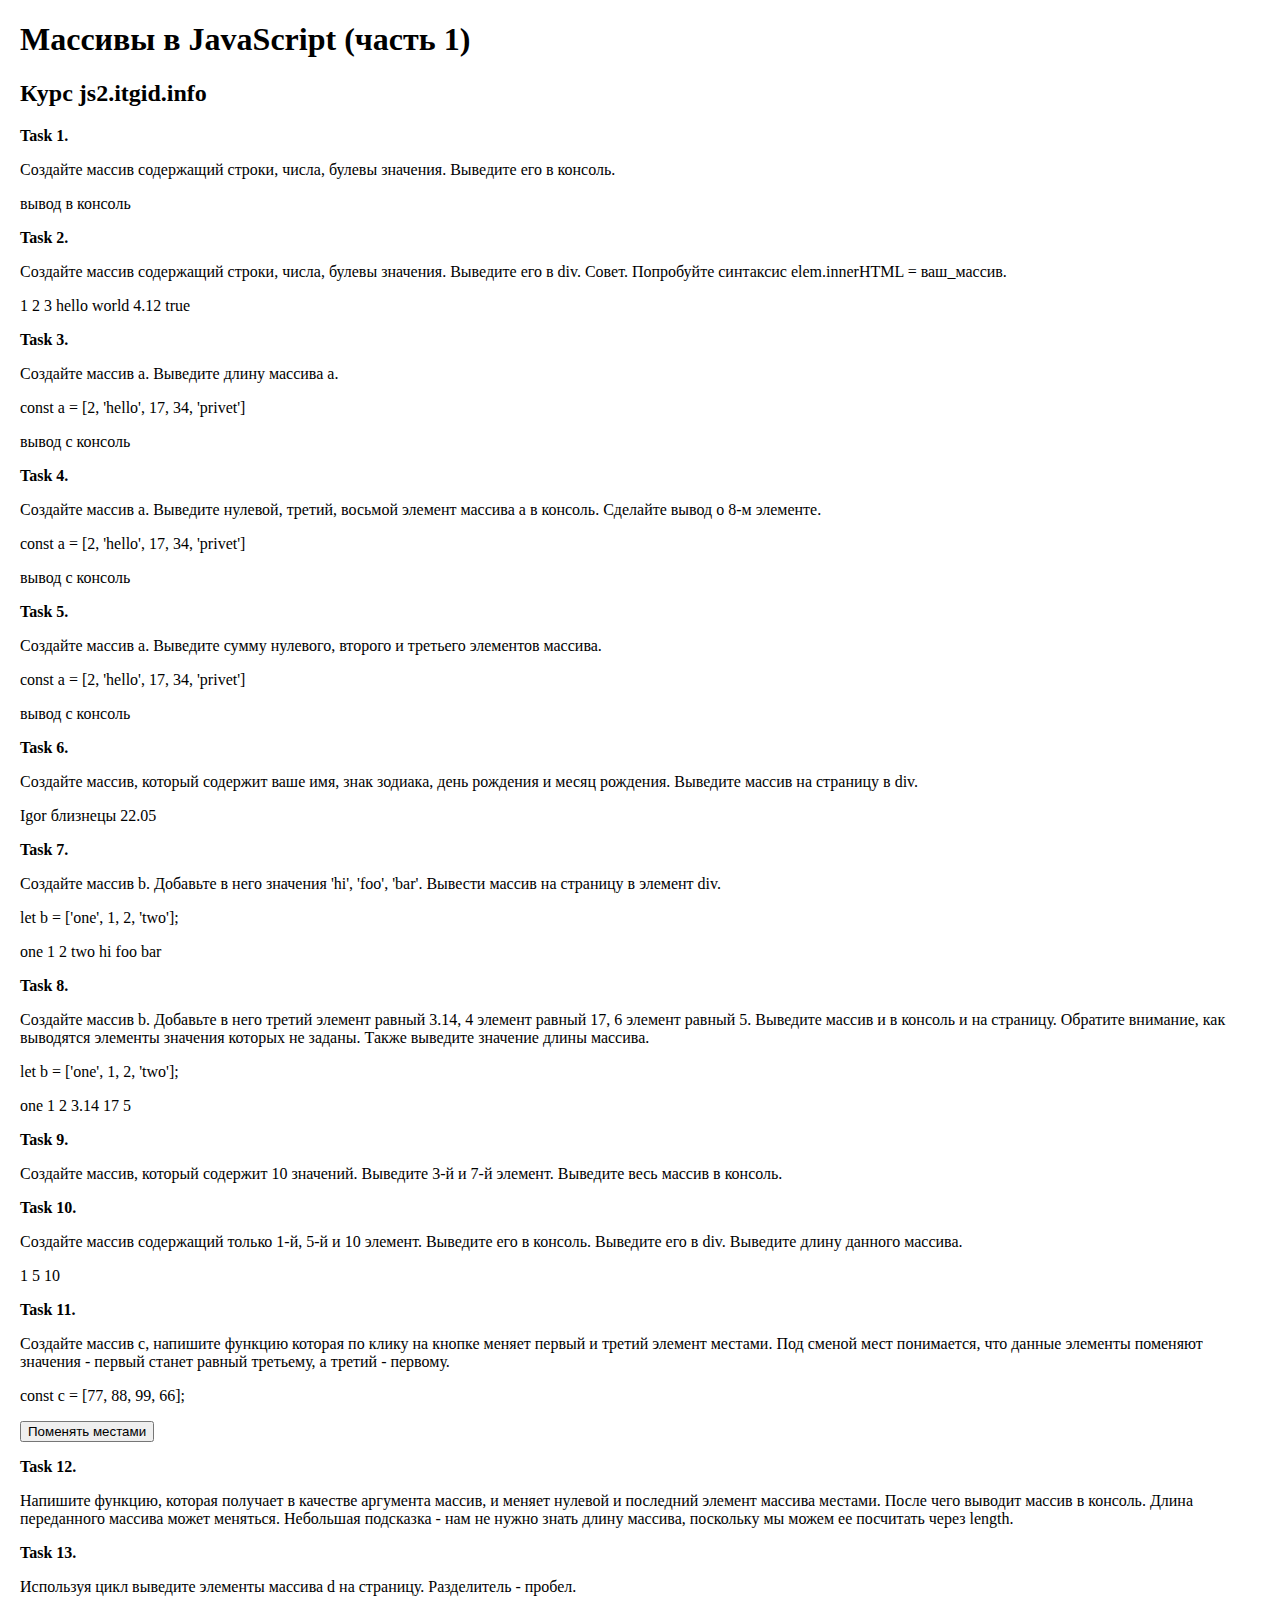
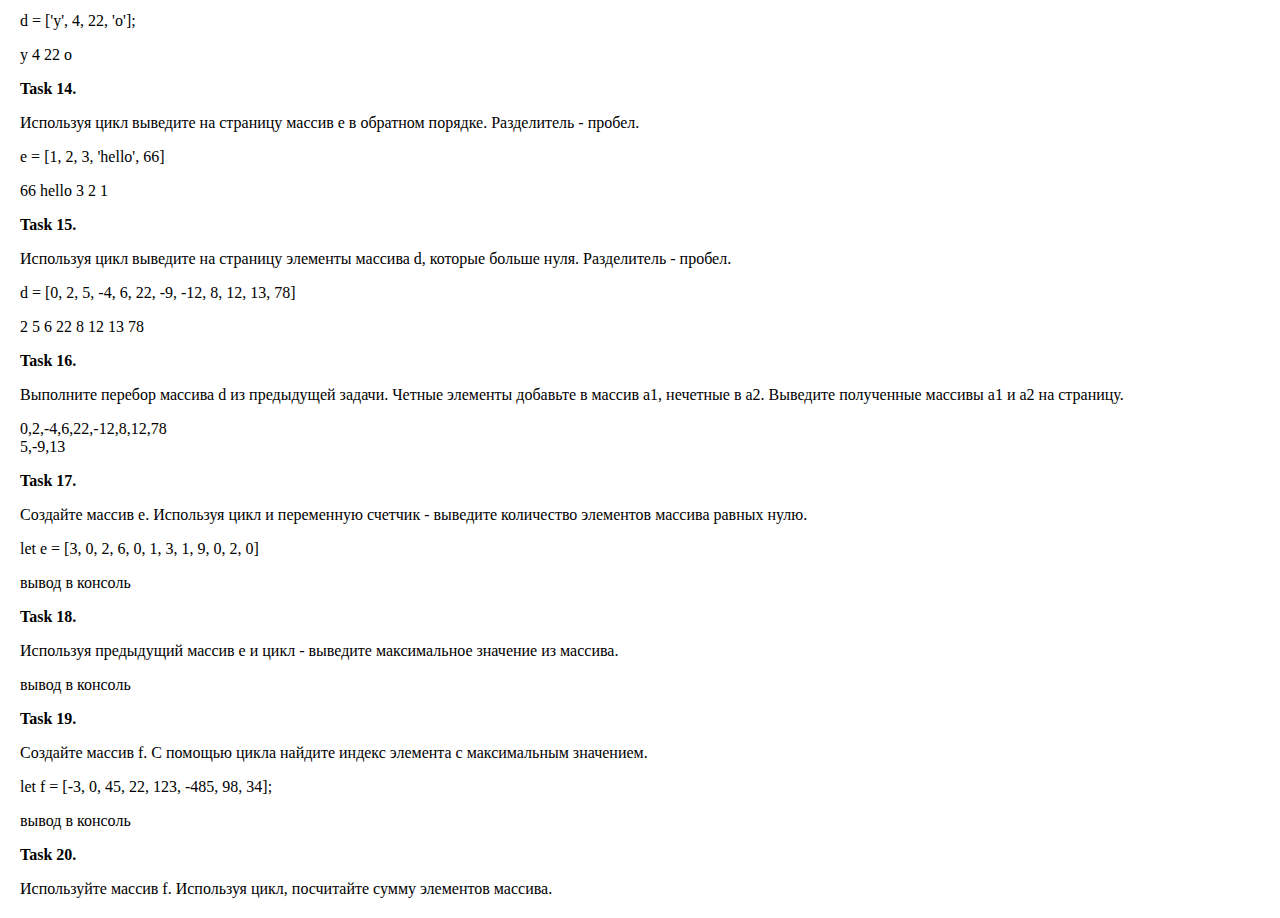
<file: UNIT 10 . МАССИВЫ В JAVASCRIPT/Unit 10/index.html>
<!DOCTYPE html>
<html lang="ru">

<head>
    <meta charset="UTF-8">
    <meta name="viewport" content="width=device-width, initial-scale=1.0">
    <meta http-equiv="X-UA-Compatible" content="ie=edge">
    <link rel="stylesheet" href="style.css">
    <title>Document</title>
</head>

<body>

    <div class="container">
        <h1>Массивы в JavaScript (часть 1)</h1>
        <h2>Курс js2.itgid.info</h2>
    </div>

    <section>
        <p><b>Task 1.</b></p>
        <p>Создайте массив содержащий строки, числа, булевы значения. Выведите его в консоль.</p>
        <p>вывод в консоль</p>
    </section>

    <section>
        <p><b>Task 2.</b></p>
        <p>Создайте массив содержащий строки, числа, булевы значения. Выведите его в div. Совет. Попробуйте синтаксиc
            elem.innerHTML = ваш_массив.</p>

        <div class="out"></div>
    </section>

    <section>
        <p><b>Task 3.</b></p>
        <p>Создайте массив a. Выведите длину массива a.</p>
        <P>const a = [2, 'hello', 17, 34, 'privet']</P>
        <p>вывод с консоль</p>
    </section>

    <section>
        <p><b>Task 4.</b></p>
        <p>Создайте массив a. Выведите нулевой, третий, восьмой элемент массива a в консоль. Сделайте вывод о 8-м
            элементе.</p>
        <P>const a = [2, 'hello', 17, 34, 'privet']</P>
        <p>вывод с консоль</p>
    </section>

    <section>
        <p><b>Task 5.</b></p>
        <p>Создайте массив a. Выведите сумму нулевого, второго и третьего элементов массива.</p>
        <P>const a = [2, 'hello', 17, 34, 'privet']</P>
        <p>вывод с консоль</p>
    </section>

    <section>
        <p><b>Task 6.</b></p>
        <p>Создайте массив, который содержит ваше имя, знак зодиака, день рождения и месяц рождения. Выведите массив на
            страницу в div.</p>
        <div class="out2"></div>
    </section>

    <section>
        <p><b>Task 7.</b></p>
        <p>Создайте массив b. Добавьте в него значения 'hi', 'foo', 'bar'. Вывести массив на страницу в элемент div.</p>
        <p>let b = ['one', 1, 2, 'two'];</p>
        <div class="out3"></div>
    </section>

    <section>
        <p><b>Task 8.</b></p>
        <p>Создайте массив b. Добавьте в него третий элемент равный 3.14, 4 элемент равный 17, 6 элемент равный 5.
            Выведите массив и в консоль и на страницу. Обратите внимание, как выводятся элементы значения которых не
            заданы. Также выведите значение длины массива.</p>
        <p>let b = ['one', 1, 2, 'two'];</p>
        <div class="out4"></div>
    </section>

    <section>
        <p><b>Task 9.</b></p>
        <p>Создайте массив, который содержит 10 значений. Выведите 3-й и 7-й элемент. Выведите весь массив в консоль.
        </p>
    </section>

    <section>
        <p><b>Task 10.</b></p>
        <p>Создайте массив содержащий только 1-й, 5-й и 10 элемент. Выведите его в консоль. Выведите его в div. Выведите
            длину данного массива.</p>

        <div class="out5"></div>
    </section>

    <section>
        <p><b>Task 11.</b></p>
        <p>Создайте массив с, напишите функцию которая по клику на кнопке меняет первый и третий элемент местами. Под
            сменой мест понимается, что данные элементы поменяют значения - первый станет равный третьему, а третий -
            первому.</p>
        <p>const c = [77, 88, 99, 66];</p>

        <button class="btn">Поменять местами</button>
        <div class="out6"></div>
    </section>

    <section>
        <p><b>Task 12.</b></p>
        <p>Напишите функцию, которая получает в качестве аргумента массив, и меняет нулевой и последний элемент массива
            местами. После чего выводит массив в консоль. Длина переданного массива может меняться. Небольшая подсказка
            - нам не нужно знать длину массива, поскольку мы можем ее посчитать через length.</p>
    </section>

    <section>
        <p><b>Task 13.</b></p>
        <p>Используя цикл выведите элементы массива d на страницу. Разделитель - пробел.</p>
        <p>d = ['y', 4, 22, 'o'];</p>

        <div class="out7"></div>
    </section>

    <section>
        <p><b>Task 14.</b></p>
        <p>Используя цикл выведите на страницу массив e в обратном порядке. Разделитель - пробел.</p>
        <p>e = [1, 2, 3, 'hello', 66]</p>

        <div class="out8"></div>
    </section>

    <section>
        <p><b>Task 15.</b></p>
        <p>Используя цикл выведите на страницу элементы массива d, которые больше нуля. Разделитель - пробел.</p>
        <p>d = [0, 2, 5, -4, 6, 22, -9, -12, 8, 12, 13, 78]</p>

        <div class="out9"></div>
    </section>

    <section>
        <p><b>Task 16.</b></p>
        <p>Выполните перебор массива d из предыдущей задачи. Четные элементы добавьте в массив a1, нечетные в a2.
            Выведите полученные массивы a1 и a2 на страницу.</p>

        <div class="out10"></div>
        <div class="out11"></div>
    </section>

    <section>
        <p><b>Task 17.</b></p>
        <p>Создайте массив e. Используя цикл и переменную счетчик - выведите количество элементов массива равных нулю.
        </p>
        <p>let e = [3, 0, 2, 6, 0, 1, 3, 1, 9, 0, 2, 0]</p>
        <p>вывод в консоль</p>
    </section>

    <section>
        <p><b>Task 18.</b></p>
        <p>Используя предыдущий массив e и цикл - выведите максимальное значение из массива.</p>
        <p>вывод в консоль</p>
    </section>

    <section>
        <p><b>Task 19.</b></p>
        <p>Создайте массив f. С помощью цикла найдите индекс элемента с максимальным значением.</p>
        <p>let f = [-3, 0, 45, 22, 123, -485, 98, 34];</p>
        <p>вывод в консоль</p>
    </section>

    <section>
        <p><b>Task 20.</b></p>
        <p>Используйте массив f. Используя цикл, посчитайте сумму элементов массива.</p>
    </section>


























    <script src="script.js"></script>
</body>

</html>
</file>
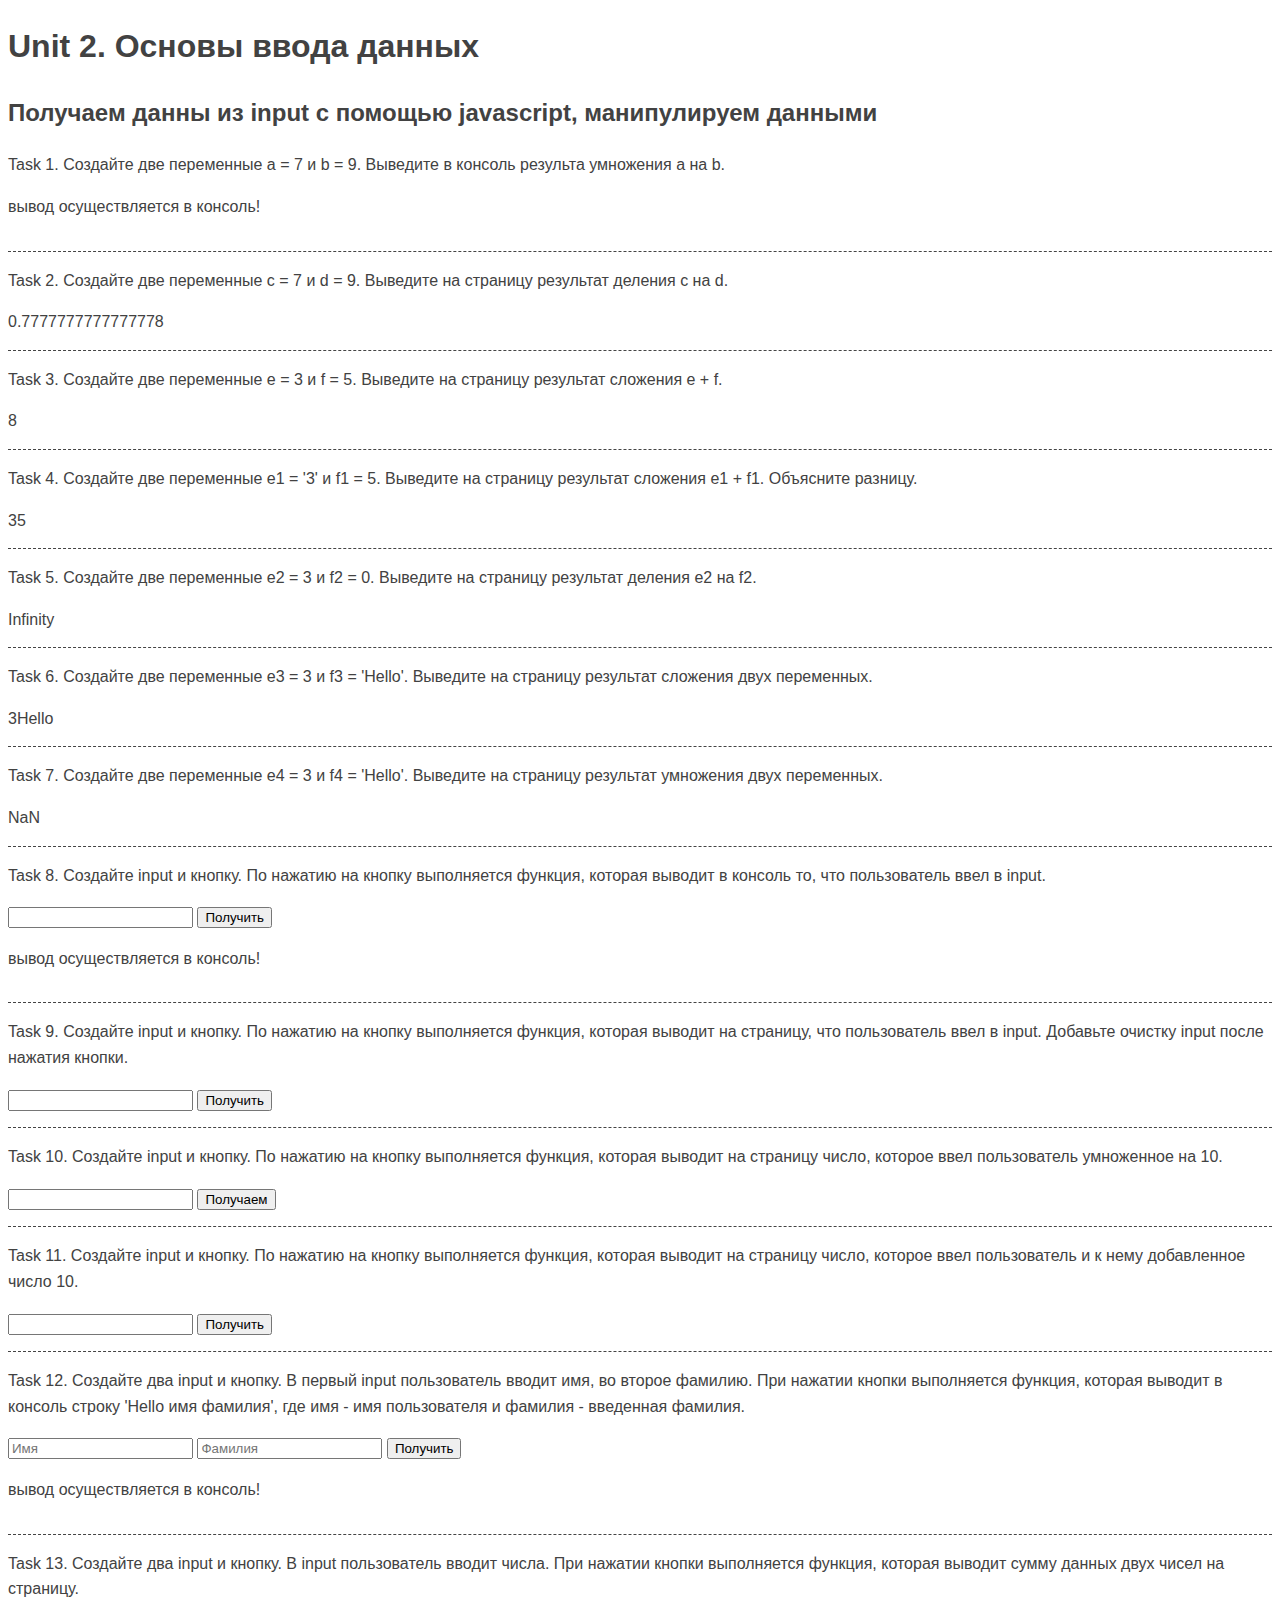
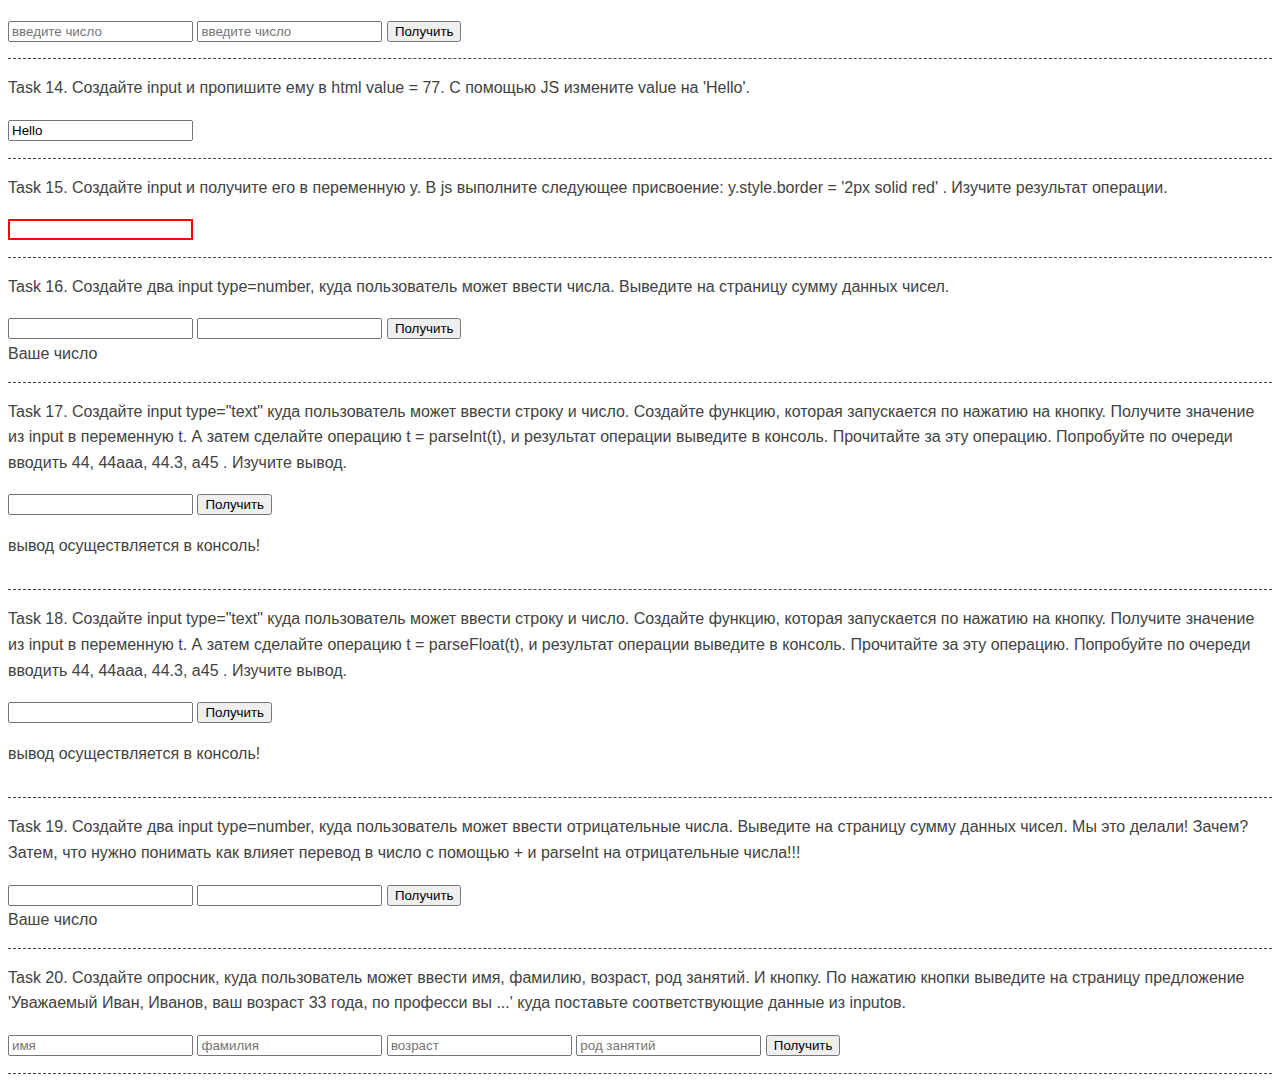
<file: Unit 2. Основы ввода данных/unit_2/index.html>
<!DOCTYPE html>
<html lang="ru">

<head>
    <meta charset="UTF-8">
    <meta name="viewport" content="width=device-width, initial-scale=1.0">
    <meta http-equiv="X-UA-Compatible" content="ie=edge">
    <link rel="stylesheet" href="css/style.css">
    <title>Igor Rodichev</title>
</head>

<body>
    <div class="containet">
        <h1>Unit 2. Основы ввода данных</h1>
        <h2>Получаем данны из input с помощью javascript, манипулируем данными</h2>

        <section>
            <p><b>Task 1.</b> Создайте две переменные a = 7 и b = 9. Выведите в консоль результа умножения a на b.</p>
            <p><b>вывод осуществляется в консоль!</b>
                <p>
        </section>

        <section>
            <p><b>Task 2.</b> Создайте две переменные c = 7 и d = 9. Выведите на страницу результат деления c на d.</p>
            <div class="divide"></div>
        </section>

        <section>
            <p><b>Task 3.</b> Создайте две переменные e = 3 и f = 5. Выведите на страницу результат сложения e + f.</p>
            <div class="summation"></div>
        </section>

        <section>
            <p><b>Task 4.</b> Создайте две переменные e1 = '3' и f1 = 5. Выведите на страницу результат сложения e1 +
                f1.
                Объясните разницу.</p>
            <div class="concatenation"></div>
        </section>

        <section>
            <p><b>Task 5.</b> Создайте две переменные e2 = 3 и f2 = 0. Выведите на страницу результат деления e2 на f2.
            </p>
            <div class="infinity"></div>
        </section>

        <section>
            <p><b>Task 6.</b> Создайте две переменные e3 = 3 и f3 = 'Hello'. Выведите на страницу результат сложения
                двух
                переменных.</p>
            <div class="concatenation2"></div>
        </section>

        <section>
            <p><b>Task 7.</b> Создайте две переменные e4 = 3 и f4 = 'Hello'. Выведите на страницу результат умножения
                двух переменных.</p>
            <div class="not-number"></div>
        </section>

        <section>
            <p><b>Task 8.</b> Создайте input и кнопку. По нажатию на кнопку выполняется функция, которая выводит в
                консоль то, что пользователь ввел в input.</p>

            <input class="inp1" type="text" value="">
            <button>Получить</button>

            <p><b>вывод осуществляется в консоль!</b>
                <p>
        </section>

        <section>
            <p><b>Task 9.</b> Создайте input и кнопку. По нажатию на кнопку выполняется функция, которая выводит на
                страницу, что пользователь ввел в input. Добавьте очистку input после нажатия кнопки.</p>

            <input class="inp2" type="text" value="">
            <button class="btn">Получить</button>
            <div class="output"></div>
        </section>

        <section>
            <p><b>Task 10.</b> Создайте input и кнопку. По нажатию на кнопку выполняется функция, которая выводит на
                страницу число, которое ввел пользователь умноженное на 10.</p>

            <input class="inp3" type="number" value="">
            <button class="btn2">Получаем</button>
            <div class="res"></div>
        </section>

        <section>
            <p><b>Task 11.</b> Создайте input и кнопку. По нажатию на кнопку выполняется функция, которая выводит на
                страницу число, которое ввел пользователь и к нему добавленное число 10.</p>

            <input class="inp4" type="text" value="">
            <button class="btn3">Получить</button>
            <div class="res2"></div>
        </section>

        <section>
            <p><b>Task 12.</b> Создайте два input и кнопку. В первый input пользователь вводит имя, во второе фамилию.
                При нажатии кнопки выполняется функция, которая выводит в консоль строку 'Hello имя фамилия', где имя -
                имя пользователя и фамилия - введенная фамилия.</p>

            <input class="inp5" type="text" placeholder="Имя" value="">
            <input class="inp6" type="text" placeholder="Фамилия" value="">
            <button class="btn4">Получить</button>

            <p><b>вывод осуществляется в консоль!</b>
                <p></p>
        </section>

        <section>
            <p><b>Task 13.</b> Создайте два input и кнопку. В input пользователь вводит числа. При нажатии кнопки
                выполняется функция, которая выводит сумму данных двух чисел на страницу.</p>

            <input class="inp7" type="number" placeholder="введите число" value="">

            <input class="inp8" type="number" placeholder="введите число" value="">

            <button class="btn5">Получить</button>

            <div class="res3"></div>
        </section>

        <section>
            <p><b>Task 14.</b> Создайте input и пропишите ему в html value = 77. С помощью JS измените value на 'Hello'.
            </p>

            <input class="inp9" type="text" value="77">
        </section>

        <section>
            <p><b>Task 15.</b> Создайте input и получите его в переменную y. В js выполните следующее присвоение:
                y.style.border = '2px solid red' . Изучите результат операции.</p>

            <input class="inp10" type="text" value="">
        </section>

        <section>
            <p><b>Task 16.</b> Создайте два input type=number, куда пользователь может ввести числа. Выведите на
                страницу сумму данных чисел.</p>

            <input type="number" class="inp11">

            <input type="number" class="inp12">

            <button class="btn6">Получить</button>

            <div class="res4">Ваше число</div>
        </section>

        <section>
            <p><b>Task 17.</b> Создайте input type="text" куда пользователь может ввести строку и число. Создайте
                функцию, которая запускается по нажатию на кнопку. Получите значение из input в переменную t. А затем
                сделайте операцию t = parseInt(t), и результат операции выведите в консоль. Прочитайте за эту операцию.
                Попробуйте по очереди вводить 44, 44aaa, 44.3, a45 . Изучите вывод.</p>

            <input class="inp13" type="text" value="">

            <button class="btn7">Получить</button>

            <p><b>вывод осуществляется в консоль!</b>
        </section>

        <section>
            <p><b>Task 18.</b> Создайте input type="text" куда пользователь может ввести строку и число. Создайте
                функцию, которая запускается по нажатию на кнопку. Получите значение из input в переменную t. А затем
                сделайте операцию t = parseFloat(t), и результат операции выведите в консоль. Прочитайте за эту
                операцию. Попробуйте по очереди вводить 44, 44aaa, 44.3, a45 . Изучите вывод.</p>

            <input class="inp14" type="text" value="">

            <button class="btn8">Получить</button>

            <p><b>вывод осуществляется в консоль!</b>
        </section>

        <section>
            <p><b>Task 19.</b> Создайте два input type=number, куда пользователь может ввести отрицательные числа.
                Выведите на страницу сумму данных чисел. Мы это делали! Зачем? Затем, что нужно понимать как влияет
                перевод в число с помощью + и parseInt на отрицательные числа!!! </p>

            <input class="inp15" type="namber" value="">

            <input class="inp16" type="namber" value="">

            <button class="btn9">Получить</button>

            <div class="res5">Ваше число</div>
        </section>

        <section>
            <p><b>Task 20.</b> Создайте опросник, куда пользователь может ввести имя, фамилию, возраст, род занятий. И
                кнопку. По нажатию кнопки выведите на страницу предложение 'Уважаемый Иван, Иванов, ваш возраст 33 года,
                по
                професси вы ...' куда поставьте соответствующие данные из inputов.</p>

            <input class="inp17" type="text" value="" placeholder="имя">

            <input class="inp18" type="text" value="" placeholder="фамилия">

            <input class="inp19" type="number" value="" placeholder="возраст">

            <input class="inp20" type="text" value="" placeholder="род занятий">

            <button class="btn10">Получить</button>

            <div class="res6"></div>
        </section>

        <script src="js/app.js"></script>
    
    </div><!-- // containet -->
</body>

</html>
</file>
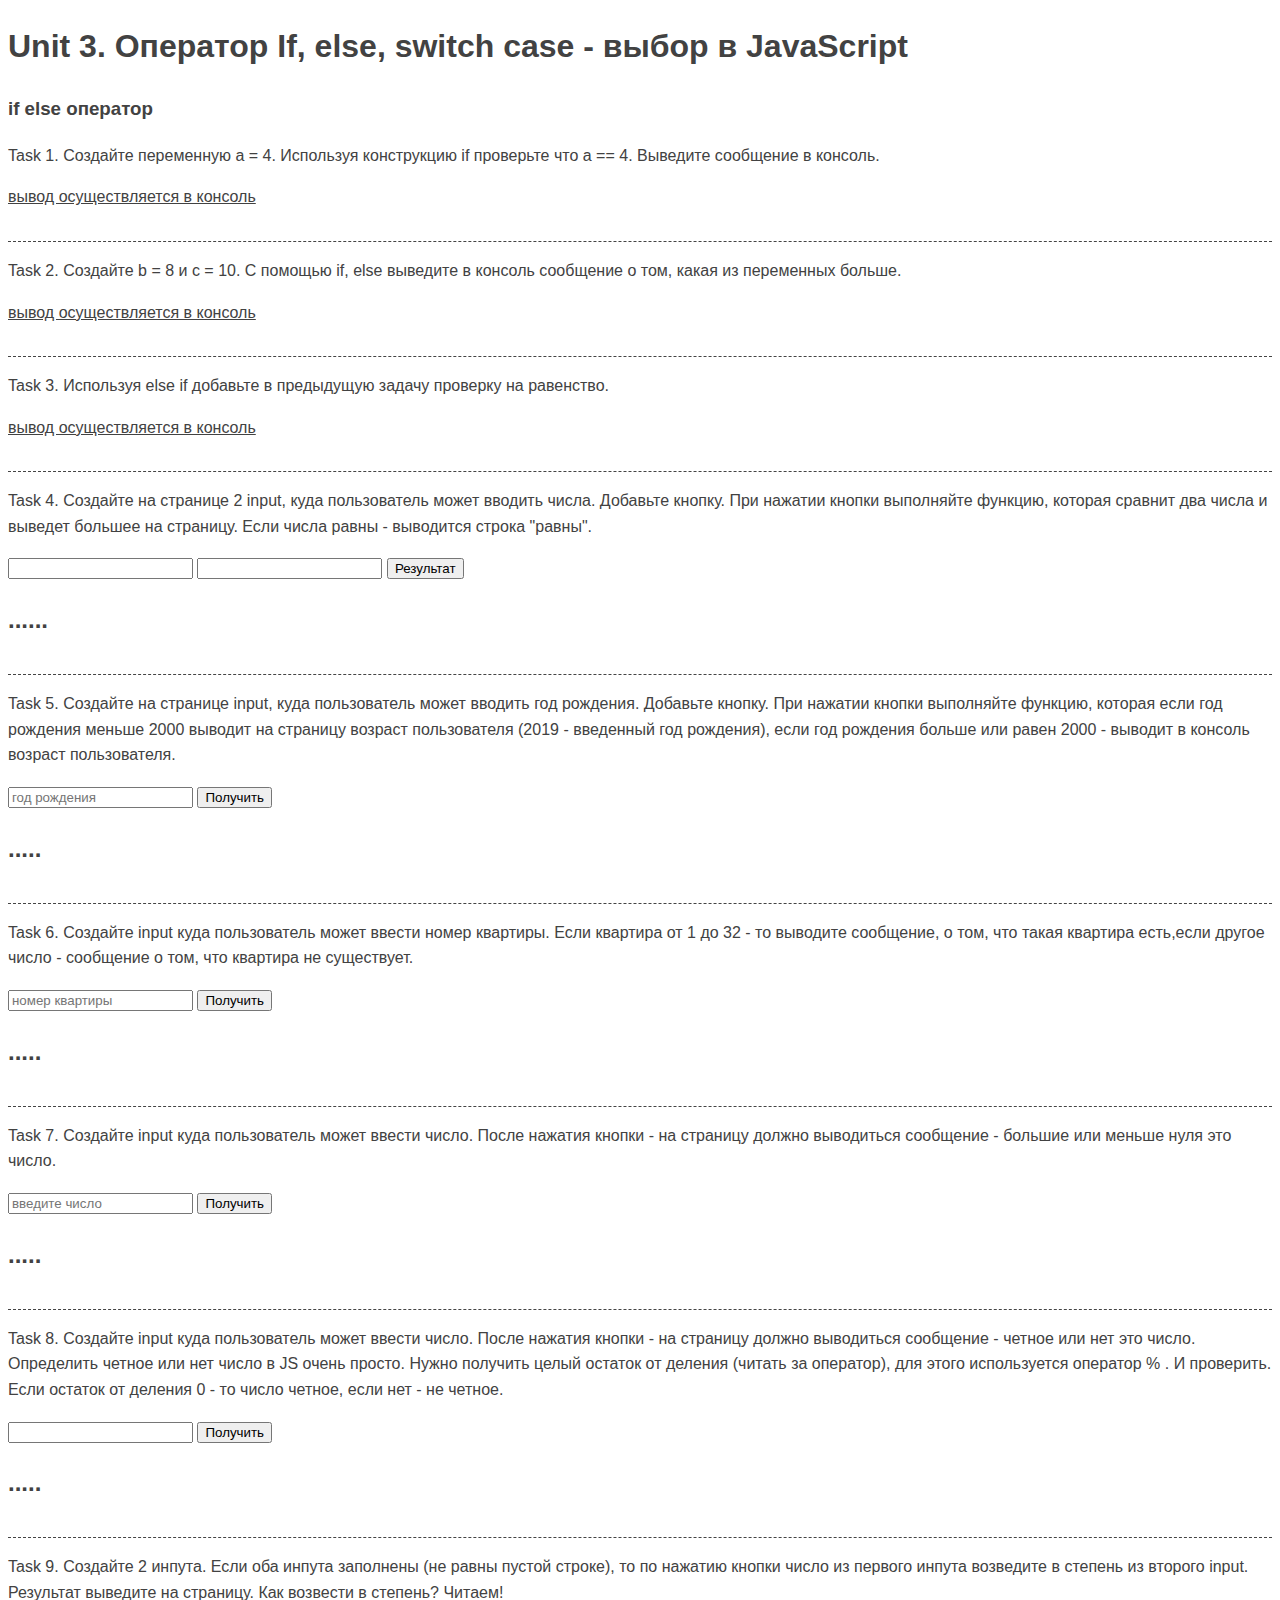
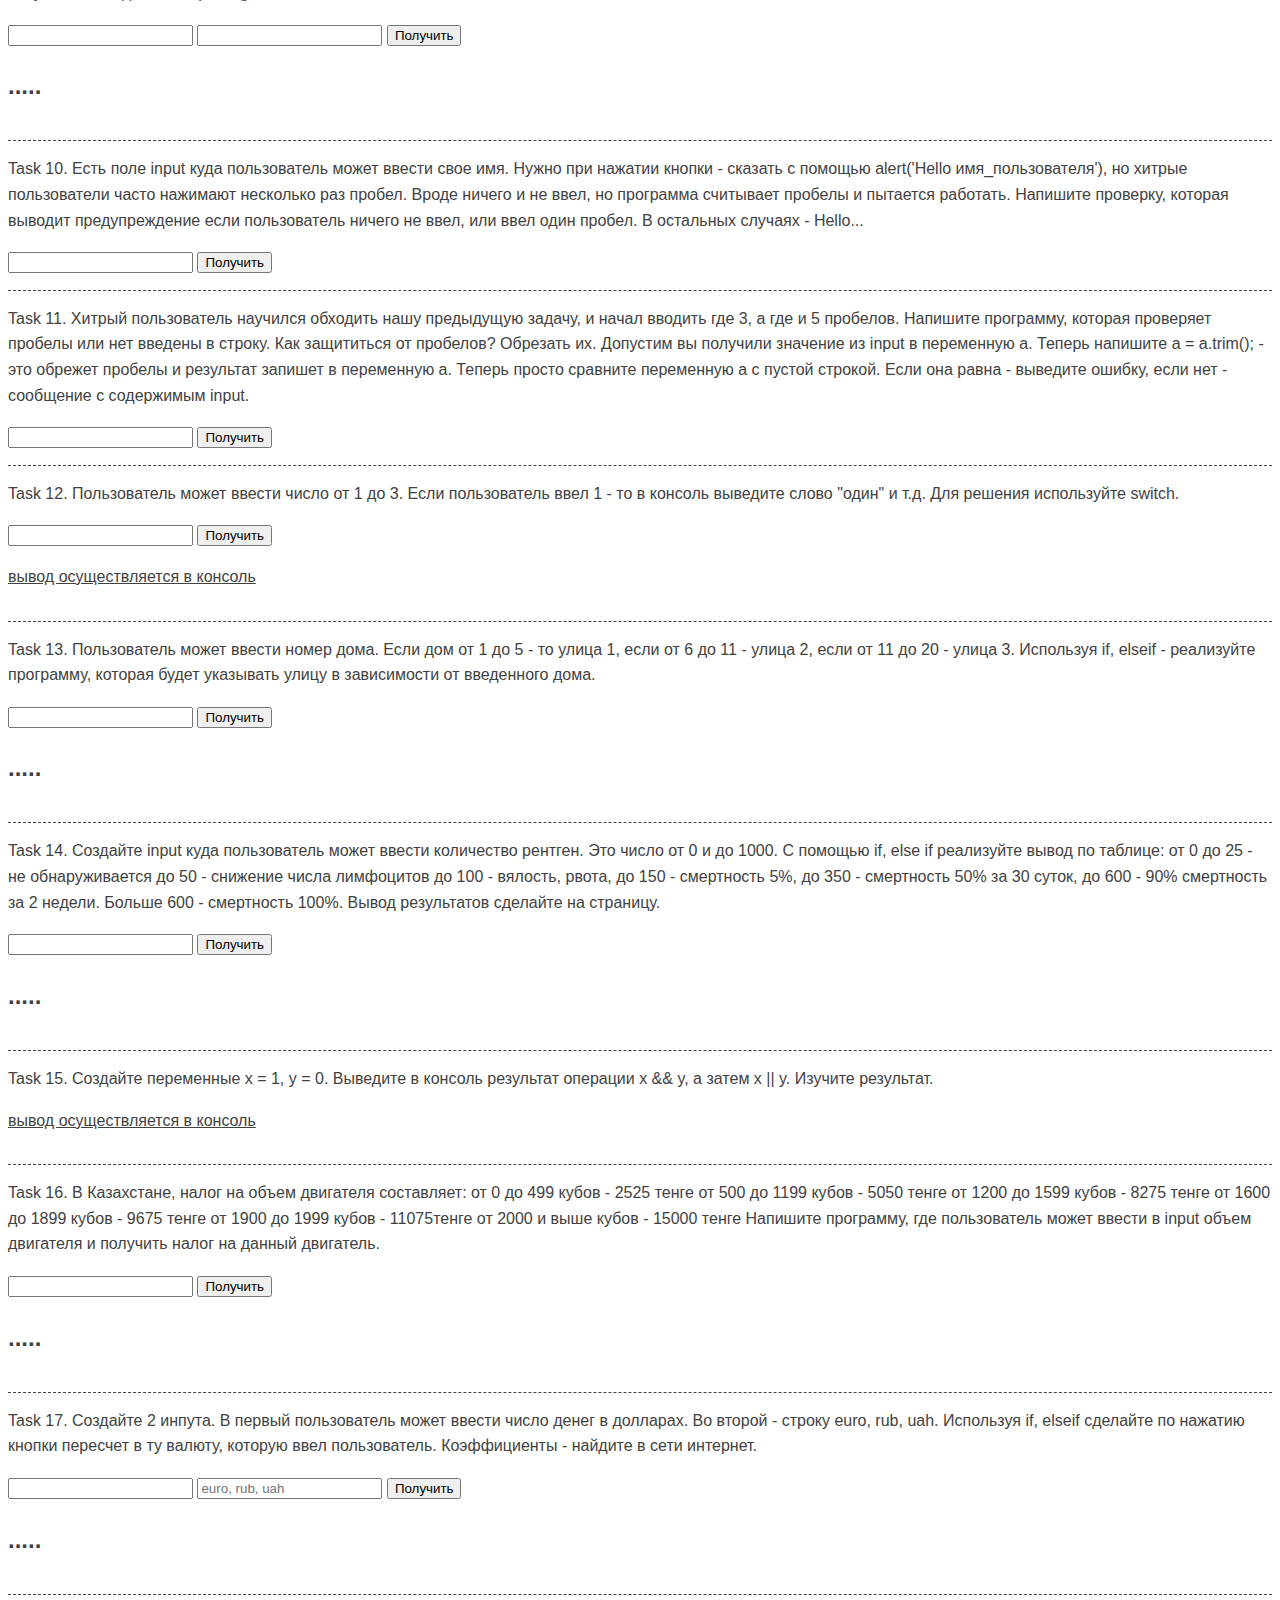
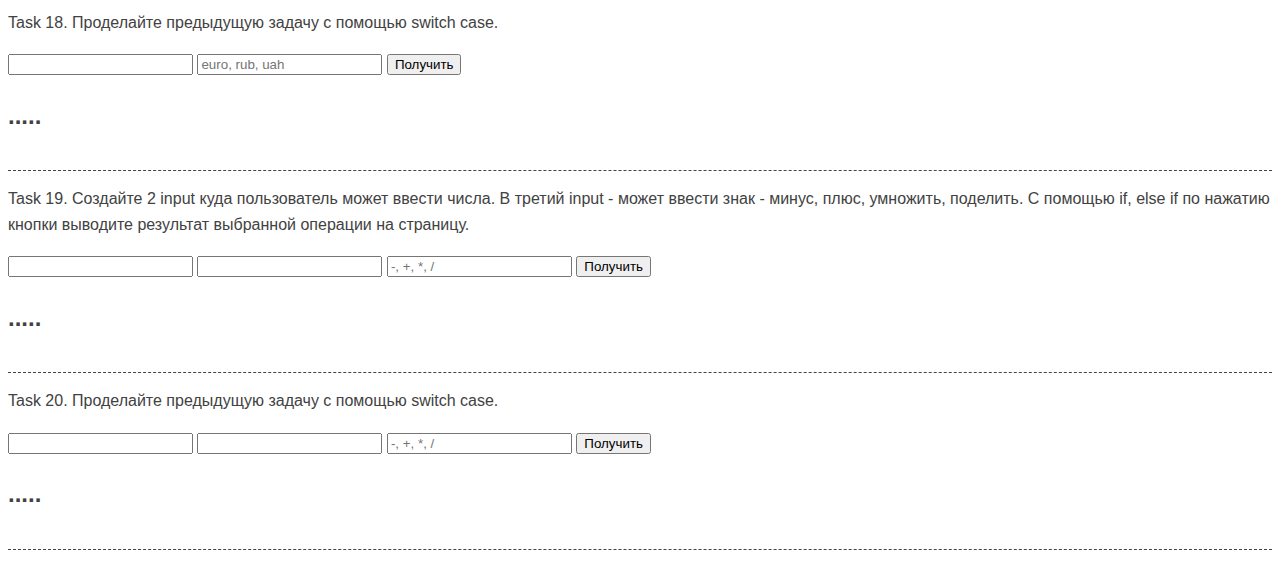
<file: Unit 3. Оператор If, else, switch case - выбор в JavaScript/unit_3/index.html>
<!DOCTYPE html>
<html lang="ru">

<head>
    <meta charset="UTF-8">
    <meta name="viewport" content="width=device-width, initial-scale=1.0">
    <meta http-equiv="X-UA-Compatible" content="ie=edge">
    <link rel="stylesheet" href="css/style.css">
    <title>Igor Rodichev</title>
</head>

<body>
    <div class="containet">
        <h1>Unit 3. Оператор If, else, switch case - выбор в JavaScript</h1>
        <h3>if else оператор</h3>

        <section>
            <p><b>Task 1.</b> Создайте переменную a = 4. Используя конструкцию if проверьте что a == 4. Выведите
                сообщение в консоль.</p>
            <p class="output">вывод осуществляется в консоль</p>
        </section>

        <section>
            <p><b>Task 2.</b> Создайте b = 8 и с = 10. С помощью if, else выведите в консоль сообщение о том, какая из
                переменных больше.</p>
            <p class="output">вывод осуществляется в консоль</p>
        </section>

        <section>
            <p><b>Task 3.</b> Используя else if добавьте в предыдущую задачу проверку на равенство.</p>
            <p class="output">вывод осуществляется в консоль</p>
        </section>

        <section>
            <p><b>Task 4.</b> Создайте на странице 2 input, куда пользователь может вводить числа. Добавьте кнопку. При
                нажатии кнопки выполняйте функцию, которая сравнит два числа и выведет большее на страницу. Если числа
                равны - выводится строка "равны".</p>

            <input class="inp1" type="number">
            <input class="inp2" type="number">

            <button class="btn">Результат</button>

            <h2 class="res">......</h2>
        </section>

        <section>
            <p><b>Task 5.</b> Создайте на странице input, куда пользователь может вводить год рождения. Добавьте кнопку.
                При нажатии кнопки выполняйте функцию, которая если год рождения меньше 2000 выводит на страницу возраст
                пользователя (2019 - введенный год рождения), если год рождения больше или равен 2000 - выводит в
                консоль возраст пользователя.</p>

            <input class="inp3" type="text" placeholder="год рождения" maxlength="4">

            <button class="btn2">Получить</button>

            <h2 class="res2">.....</h2>
        </section>

        <section>
            <p><b>Task 6.</b> Создайте input куда пользователь может ввести номер квартиры. Если квартира от 1 до 32 -
                то выводите сообщение, о том, что такая квартира есть,если другое число - сообщение о том, что квартира
                не существует.</p>

            <input class="inp4" type="number" placeholder="номер квартиры">

            <button class="btn3">Получить</button>

            <h2 class="res3">.....</h2>
        </section>

        <section>
            <p><b>Task 7.</b> Создайте input куда пользователь может ввести число. После нажатия кнопки - на страницу
                должно выводиться сообщение - большие или меньше нуля это число.</p>

            <input class="inp5" type="number" placeholder="введите число">

            <button class="btn4">Получить</button>

            <h2 class="res4">.....</h2>
        </section>


        <section>
            <p><b>Task 8.</b> Создайте input куда пользователь может ввести число. После нажатия кнопки - на страницу
                должно выводиться сообщение - четное или нет это число. Определить четное или нет число в JS очень
                просто. Нужно получить целый остаток от деления (читать за оператор), для этого используется оператор %
                . И проверить. Если остаток от деления 0 - то число четное, если нет - не четное.</p>

            <input class="inp6" type="number">

            <button class="btn5">Получить</button>

            <h2 class="res5">.....</h2>
        </section>

        <section>
            <p><b>Task 9.</b> Создайте 2 инпута. Если оба инпута заполнены (не равны пустой строке), то по нажатию
                кнопки число из первого инпута возведите в степень из второго input. Результат выведите на страницу. Как
                возвести в степень? Читаем!</p>

            <input class="inp7" type="number">
            <input class="inp8" type="number">

            <button class="btn6">Получить</button>

            <h2 class="res6">.....</h2>
        </section>

        <section>
            <b>Task 10.</b> Есть поле input куда пользователь может ввести свое имя. Нужно при нажатии кнопки - сказать
            с помощью alert('Hello имя_пользователя'), но хитрые пользователи часто нажимают несколько раз пробел. Вроде
            ничего и не ввел, но программа считывает пробелы и пытается работать. Напишите проверку, которая выводит
            предупреждение если пользователь ничего не ввел, или ввел один пробел. В остальных случаях - Hello...</p>

            <input class="inp9" type="text">

            <button class="btn7">Получить</button>
        </section>

        <section>
            <b>Task 11.</b> Хитрый пользователь научился обходить нашу предыдущую задачу, и начал вводить где 3, а где и
            5 пробелов. Напишите программу, которая проверяет пробелы или нет введены в строку. Как защититься от
            пробелов? Обрезать их. Допустим вы получили значение из input в переменную a. Теперь напишите a = a.trim();
            - это обрежет пробелы и результат запишет в переменную a. Теперь просто сравните переменную a c пустой
            строкой. Если она равна - выведите ошибку, если нет - сообщение с содержимым input.</p>

            <input class="inp10" type="text">

            <button class="btn8">Получить</button>
        </section>

        <section>
            <b>Task 12.</b> Пользователь может ввести число от 1 до 3. Если пользователь ввел 1 - то в консоль выведите
            слово "один" и т.д. Для решения используйте switch.</p>

            <input class="inp11" type="number">

            <button class="btn9">Получить</button>

            <p class="output">вывод осуществляется в консоль</p>
        </section>

        <section>
            <b>Task 13.</b> Пользователь может ввести номер дома. Если дом от 1 до 5 - то улица 1, если от 6 до 11 -
            улица 2, если от 11 до 20 - улица 3. Используя if, elseif - реализуйте программу, которая будет указывать
            улицу в зависимости от введенного дома.</p>

            <input class="inp12" type="number">

            <button class="btn10">Получить</button>

            <h2 class="res7">.....</h2>

        </section>

        <section>
            <b>Task 14.</b> Создайте input куда пользователь может ввести количество рентген. Это число от 0 и до 1000.
            С помощью if, else if реализуйте вывод по таблице: от 0 до 25 - не обнаруживается до 50 - снижение числа
            лимфоцитов до 100 - вялость, рвота, до 150 - смертность 5%, до 350 - смертность 50% за 30 суток, до 600 -
            90% смертность за 2 недели. Больше 600 - смертность 100%. Вывод результатов сделайте на страницу.</p>

            <input class="inp13" type="number">

            <button class="btn11">Получить</button>

            <h2 class="res8">.....</h2>
        </section>

        <section>
            <b>Task 15.</b> Создайте переменные x = 1, y = 0. Выведите в консоль результат операции x && y, а затем x ||
            y. Изучите результат.</p>

            <p class="output">вывод осуществляется в консоль</p>
        </section>

        <section>
            <b>Task 16.</b> В Казахстане, налог на объем двигателя составляет:

            от 0 до 499 кубов - 2525 тенге
            от 500 до 1199 кубов - 5050 тенге
            от 1200 до 1599 кубов - 8275 тенге
            от 1600 до 1899 кубов - 9675 тенге
            от 1900 до 1999 кубов - 11075тенге
            от 2000 и выше кубов - 15000 тенге

            Напишите программу, где пользователь может ввести в input объем двигателя и получить налог на данный
            двигатель.</p>

            <input class="inp14" type="number">

            <button class="btn12">Получить</button>

            <h2 class="res9">.....</h2>
        </section>

        <section>
            <b>Task 17.</b> Создайте 2 инпута. В первый пользователь может ввести число денег в долларах. Во второй -
            строку euro, rub, uah. Используя if, elseif сделайте по нажатию кнопки пересчет в ту валюту, которую ввел
            пользователь. Коэффициенты - найдите в сети интернет.</p>

            <input class="inp15" type="number">
            <input class="inp16" type="text" placeholder="euro, rub, uah">

            <button class="btn13">Получить</button>

            <h2 class="res10">.....</h2>


        </section>

        <section>
            <b>Task 18.</b> Проделайте предыдущую задачу с помощью switch case.</p>
            <input class="inp17" type="number">
            <input class="inp18" type="text" placeholder="euro, rub, uah">

            <button class="btn14">Получить</button>

            <h2 class="res11">.....</h2>

        </section>

        <section>
            <b>Task 19.</b> Создайте 2 input куда пользователь может ввести числа. В третий input - может ввести знак -
            минус, плюс, умножить, поделить. С помощью if, else if по нажатию кнопки выводите результат выбранной
            операции на страницу.</p>

            <input class="inp19" type="number">
            <input class="inp20" type="number">
            <input class="inp21" type="text" placeholder="-, +, *, /">

            <button class="btn15">Получить</button>

            <h2 class="res12">.....</h2>

        </section>

        <section>
            <b>Task 20.</b> Проделайте предыдущую задачу с помощью switch case.</p>

            <input class="inp22" type="number">
            <input class="inp23" type="number">
            <input class="inp24" type="text" placeholder="-, +, *, /">

            <button class="btn16">Получить</button>

            <h2 class="res17">.....</h2>
        </section>

    </div><!-- // containet -->

    <script src="js/app.js"></script>
</body>

</html>
</file>
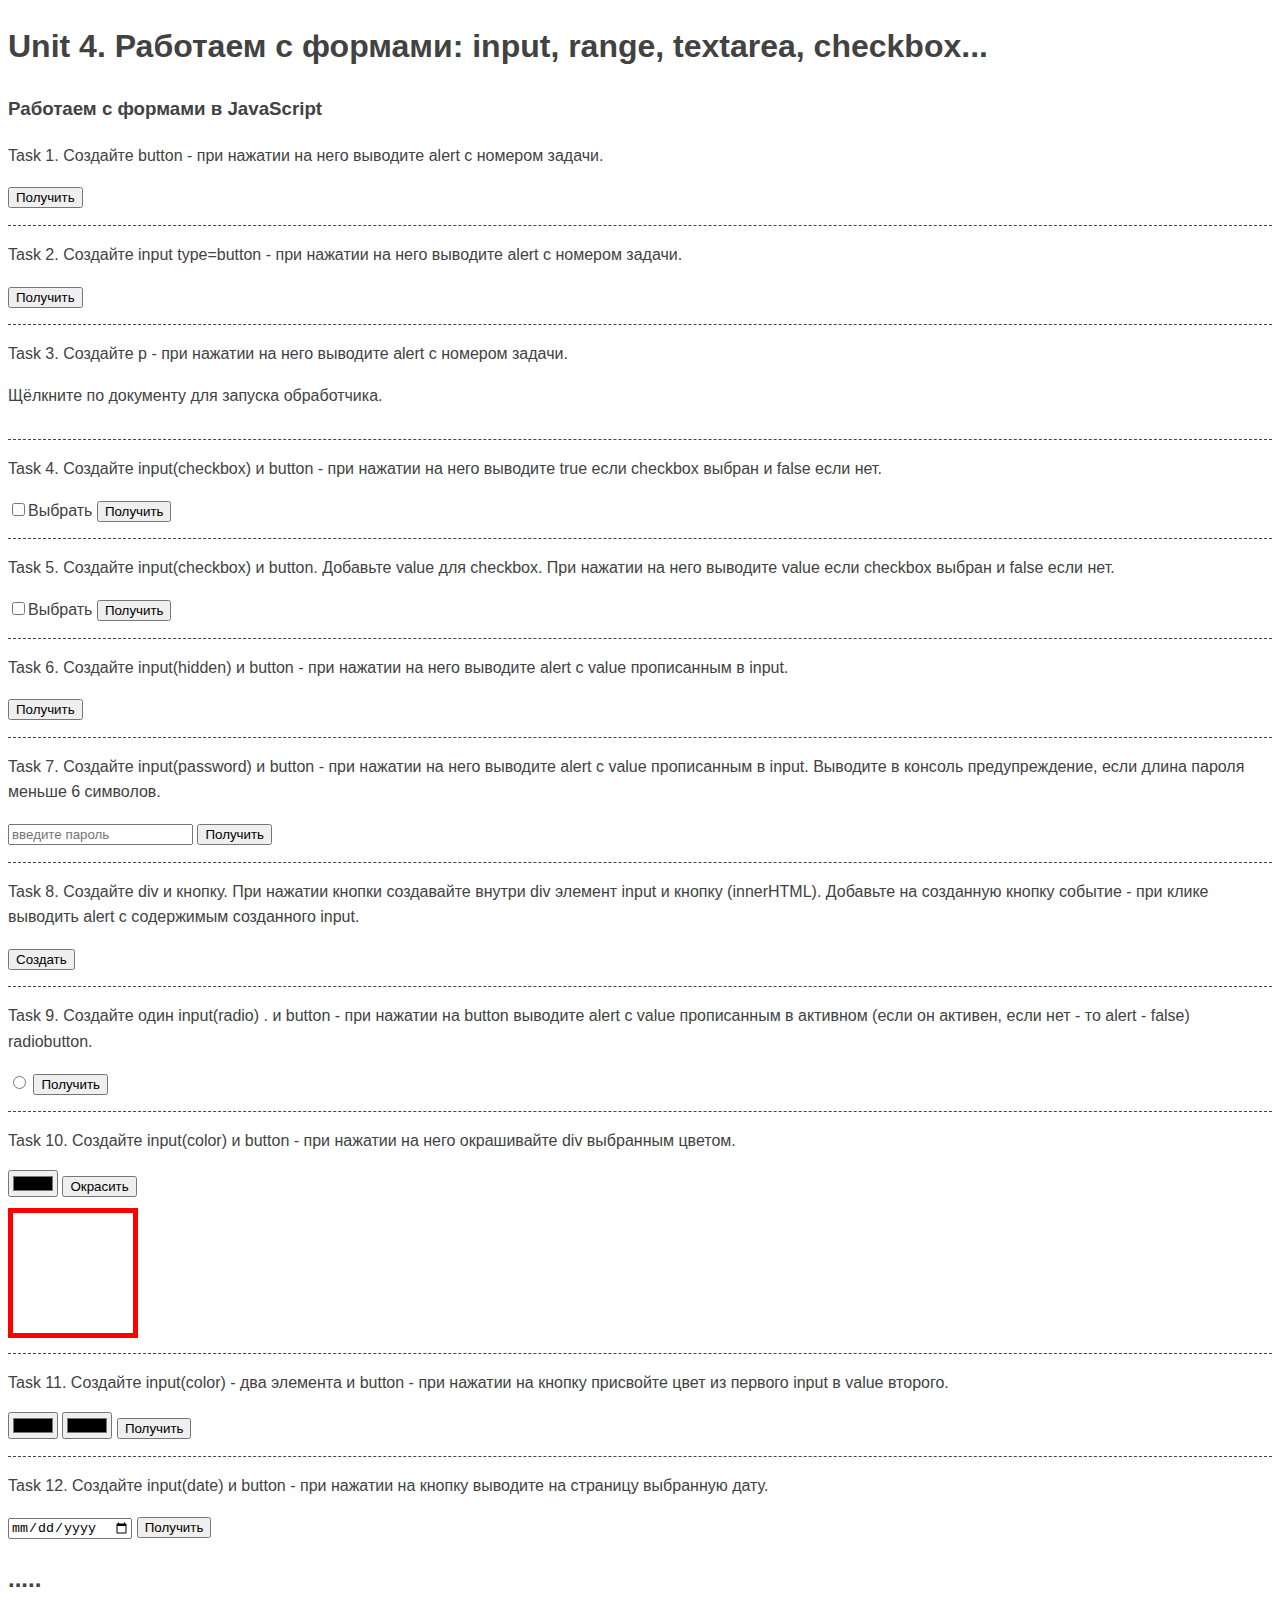
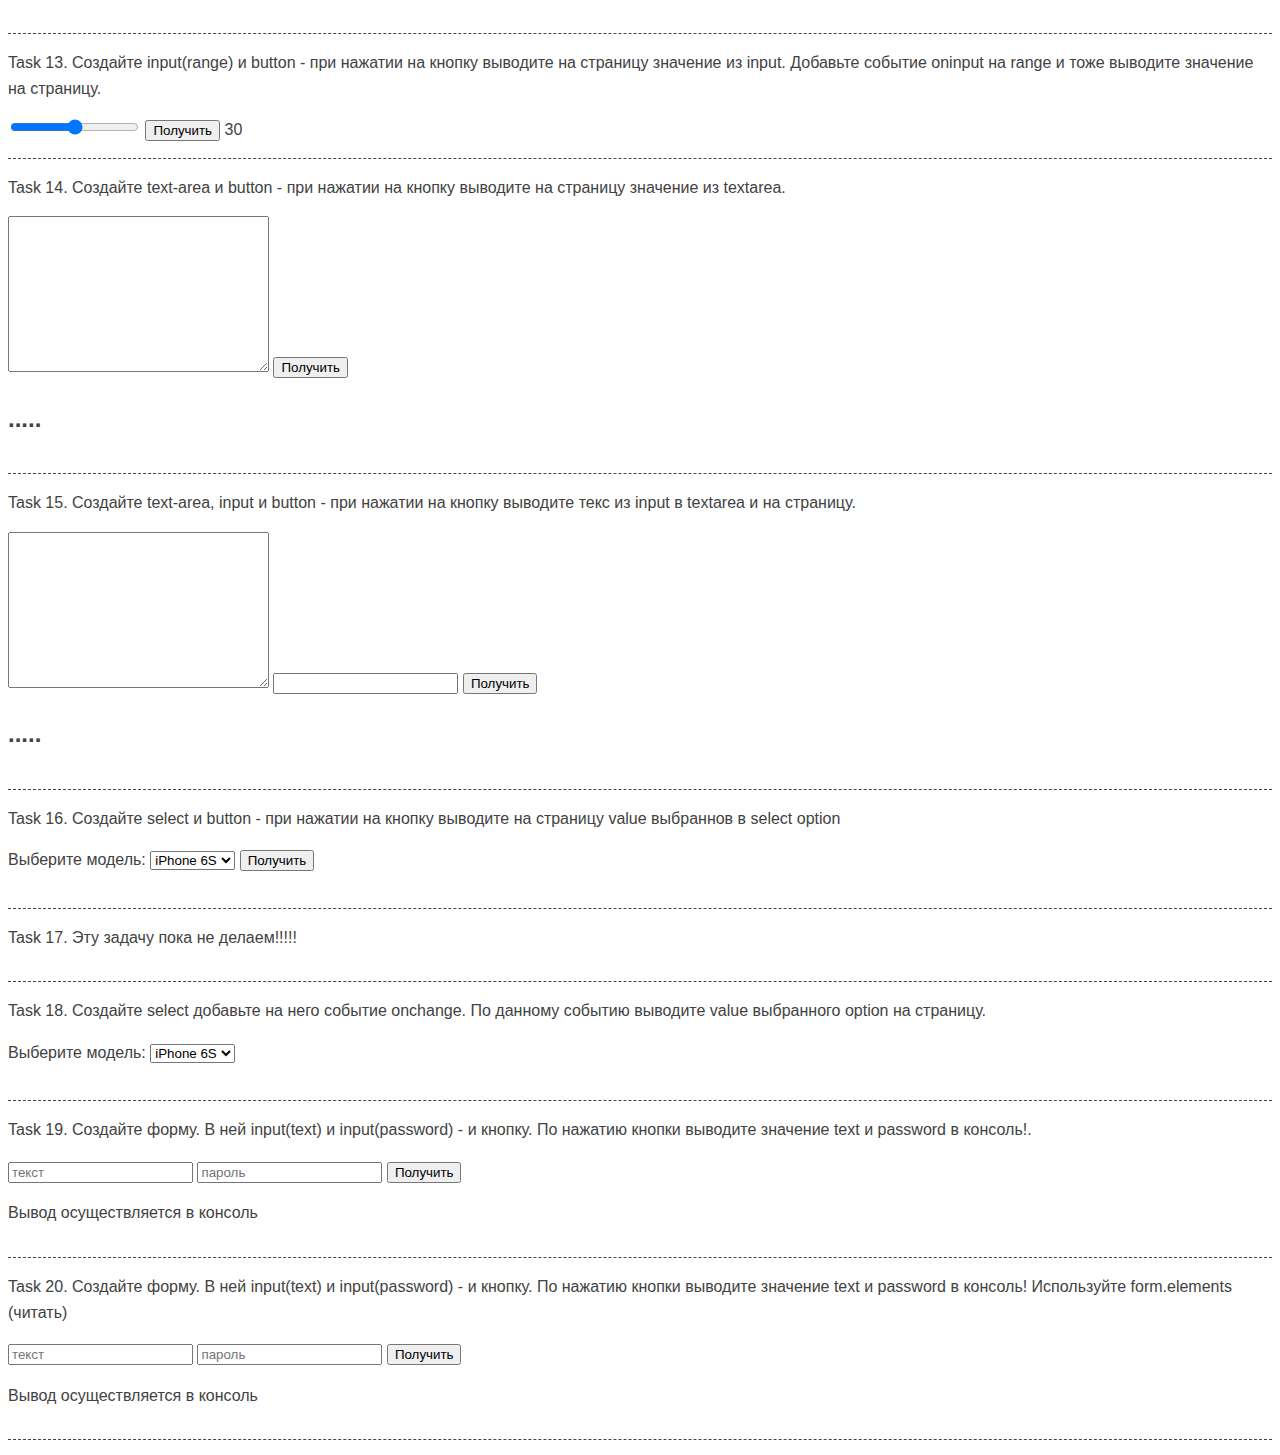
<file: Unit 4. Работаем с формами input, range, textarea, checkbox/unit_4/index.html>
<!DOCTYPE html>
<html lang="ru">

<head>
    <meta charset="UTF-8">
    <meta name="viewport" content="width=device-width, initial-scale=1.0">
    <meta http-equiv="X-UA-Compatible" content="ie=edge">
    <link rel="stylesheet" href="css/style.css">
    <title>Igor Rodichev</title>
</head>

<body>
    <div class="containet">
        <h1>Unit 4. Работаем с формами: input, range, textarea, checkbox...</h1>
        <h3>Работаем с формами в JavaScript</h3>

        <section>
            <p><b>Task 1.</b> Создайте button - при нажатии на него выводите alert с номером задачи.</p>

            <button id="btn1">Получить</button>
        </section>

        <section>
            <p><b>Task 2.</b> Создайте input type=button - при нажатии на него выводите alert с номером задачи.</p>

            <input id="inp" type="button" value="Получить">
        </section>

        <section>
            <p><b>Task 3.</b> Создайте p - при нажатии на него выводите alert с номером задачи.</p>

            <p id="paragraph">Щёлкните по документу для запуска обработчика.</p>
        </section>

        <section>
            <p><b>Task 4.</b> Создайте input(checkbox) и button - при нажатии на него выводите true если checkbox выбран
                и false если нет.</p>

            <label><input type="checkbox" id="inp2">Выбрать</label>
            <button id="btn2">Получить</button>

        </section>

        <section>
            <p><b>Task 5.</b> Создайте input(checkbox) и button. Добавьте value для checkbox. При нажатии на него
                выводите value если checkbox выбран и false если нет.</p>

            <label><input type="checkbox" id="inp3" value="77">Выбрать</label>
            <button id="btn3">Получить</button>

        </section>

        <section>
            <p><b>Task 6.</b> Создайте input(hidden) и button - при нажатии на него выводите alert с value прописанным в
                input.</p>

            <input id="inp4" type="hidden" value="77">
            <button id="btn4">Получить</button>
        </section>

        <section>
            <p><b>Task 7.</b> Создайте input(password) и button - при нажатии на него выводите alert с value прописанным
                в input. Выводите в консоль предупреждение, если длина пароля меньше 6 символов.</p>

            <input id="inp5" value="" type="password" placeholder="введите пароль">
            <button id="btn5">Получить</button>
        </section>

        <section>
            <p><b>Task 8.</b> Создайте div и кнопку. При нажатии кнопки создавайте внутри div элемент input и кнопку
                (innerHTML). Добавьте на созданную кнопку событие - при клике выводить alert c содержимым созданного
                input.</p>

            <div id="inp6"></div>
            <button id="btn6">Создать</button>
        </section>

        <section>
            <p><b>Task 9.</b> Создайте один input(radio) . и button - при нажатии на button выводите alert с value
                прописанным в активном (если он активен, если нет - то alert - false) radiobutton.</p>

            <input id="inp7" type="radio" value="5">
            <button id='btn7'>Получить</button>
        </section>

        <section>
            <p><b>Task 10.</b> Создайте input(color) и button - при нажатии на него окрашивайте div выбранным цветом.
            </p>

            <input id="inp8" type="color">
            <button id="btn8">Окрасить</button>
            <div class="square"></div>
        </section>

        <section>
            <p><b>Task 11.</b> Создайте input(color) - два элемента и button - при нажатии на кнопку присвойте цвет из
                первого input в value второго.</p>

            <input id="inp9" type="color" value="">
            <input id="inp10" type="color" value="">
            <button id="btn9">Получить</button>
        </section>

        <section>
            <p><b>Task 12.</b> Создайте input(date) и button - при нажатии на кнопку выводите на страницу выбранную
                дату.</p>

            <input id="inp11" type="date">
            <button id="btn10">Получить</button>
            <h2 class="res">.....</h2>
        </section>

        <section>
            <p><b>Task 13.</b> Создайте input(range) и button - при нажатии на кнопку выводите на страницу значение из
                input. Добавьте событие oninput на range и тоже выводите значение на страницу.</p>

            <input id="inp12" type="range">
            <button id="btn11">Получить</button>
            <span class="res2">30</span>
            <span class="res3"></span>

        </section>

        <section>
            <p><b>Task 14.</b> Создайте text-area и button - при нажатии на кнопку выводите на страницу значение из
                textarea.</p>

            <textarea name="" id="inp13" cols="30" rows="10"></textarea>
            <button id="btn12">Получить</button>
            <h2 class="res4">.....</h2>
        </section>

        <section>
            <p><b>Task 15.</b> Создайте text-area, input и button - при нажатии на кнопку выводите текс из input в
                textarea и на страницу.</p>

            <textarea name="" id="text" cols="30" rows="10"></textarea>
            <input id="inp15" type="text">
            <button id="btn13">Получить</button>
            <h2 class="res5">.....</h2>
        </section>

        <section>
            <p><b>Task 16.</b> Создайте select и button - при нажатии на кнопку выводите на страницу value выбраннов в
                select option</p>

            <label for="phone">Выберите модель:</label>
            <select id="phone" name="phone">
                <option value="iphone 6s">iPhone 6S</option>
                <option value="lumia 950">Lumia 950</option>
                <option value="nexus 5x">Nexus 5X</option>
                <option value="galaxy s7">Galaxy S7</option>
            </select>
            <button id="btn14">Получить</button>
            <h2 id="res6"></h2>

        </section>

        <section>
            <p><b>Task 17.</b> Эту задачу пока не делаем!!!!!</p>
        </section>

        <section>
            <p><b>Task 18.</b> Создайте select добавьте на него событие onchange. По данному событию выводите value
                выбранного option на страницу.</p>

            <label for="phone2">Выберите модель:</label>
            <select id="phone2" name="phone2">
                <option value="iphone 6s">iPhone 6S</option>
                <option value="lumia 950">Lumia 950</option>
                <option value="nexus 5x">Nexus 5X</option>
                <option value="galaxy s7">Galaxy S7</option>
            </select>
            <h2 id="res7"></h2>
        </section>

        <section>
            <p><b>Task 19.</b> Создайте форму. В ней input(text) и input(password) - и кнопку. По нажатию кнопки
                выводите значение text и password в консоль!.</p>
            <form action="">
                <input id="inp16" type="text" placeholder="текст">
                <input type="password" name="" id="inp17" placeholder="пароль">
                <button id="btn15">Получить</button>
                <p>Вывод осуществляется в консоль</p>
            </form>
        </section>

        <section>
            <p><b>Task 20.</b> Создайте форму. В ней input(text) и input(password) - и кнопку. По нажатию кнопки
                выводите значение text и password в консоль! Используйте form.elements (читать)</p>

            <form id="form" action="">
                <input id="inp18" type="text" placeholder="текст">
                <input type="password" name="" id="inp19" placeholder="пароль">
                <button id="btn16">Получить</button>
                <p>Вывод осуществляется в консоль</p>
            </form>



        </section>





    </div><!-- // containet -->

    <script src="js/app.js"></script>
</body>

</html>
</file>
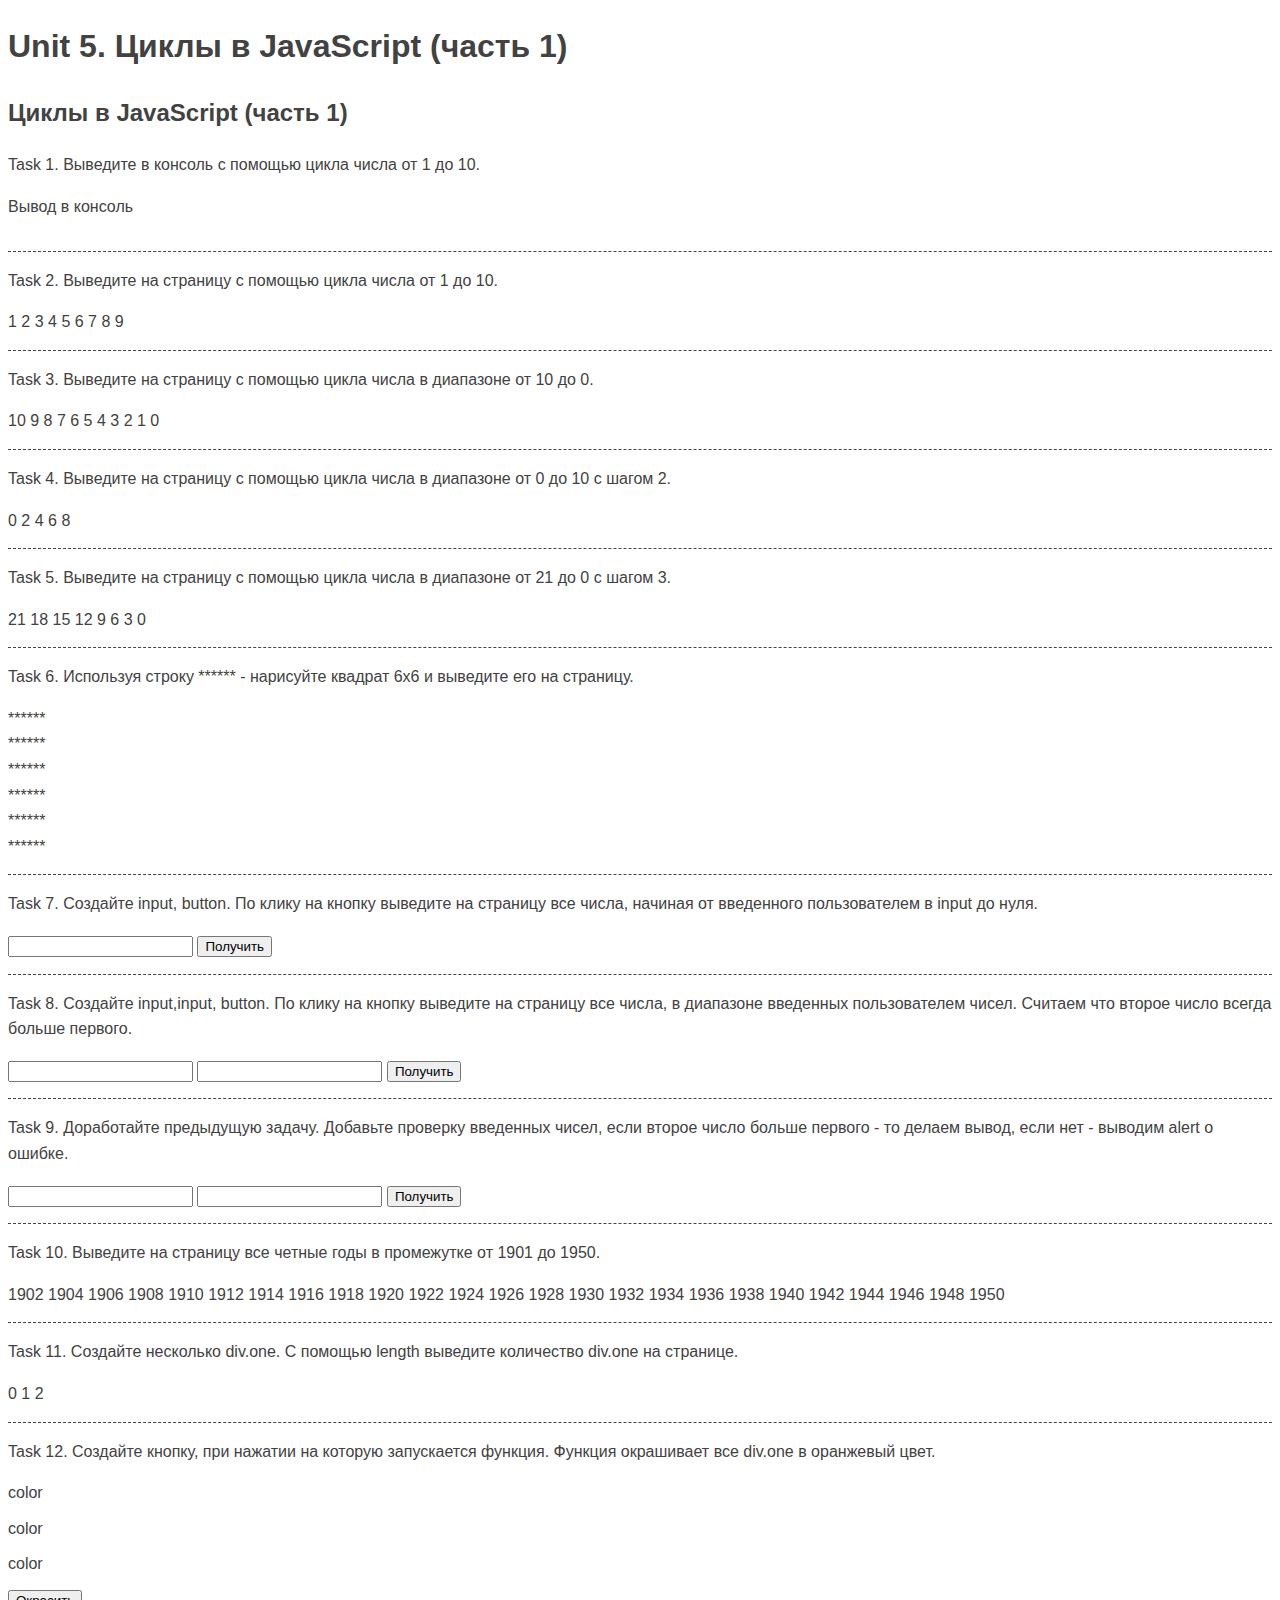
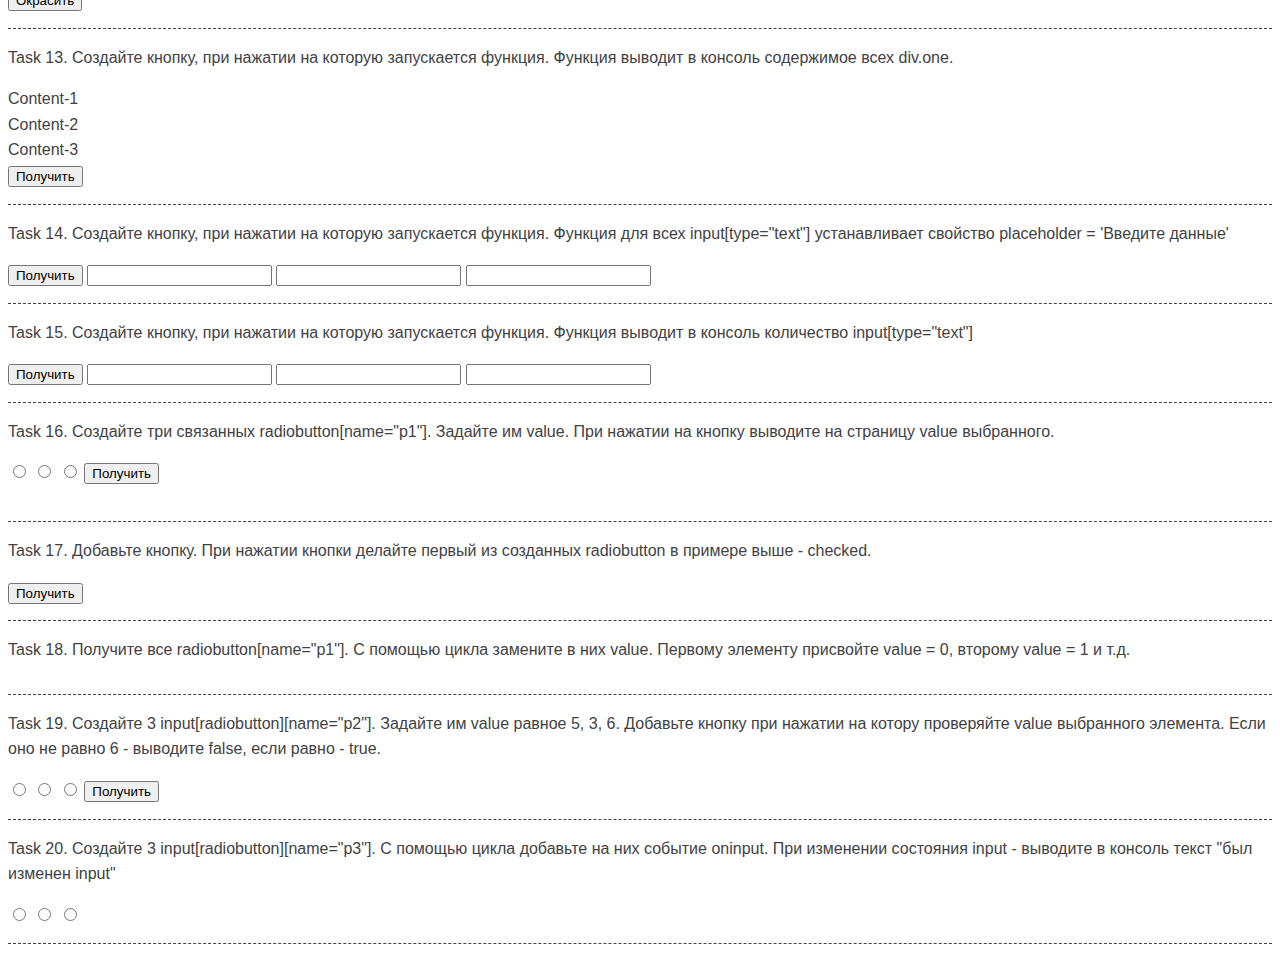
<file: Unit 5. Циклы в JavaScript (часть 1)/unit_5/index.html>
<!DOCTYPE html>
<html lang="ru">

<head>
    <meta charset="UTF-8">
    <meta name="viewport" content="width=device-width, initial-scale=1.0">
    <meta http-equiv="X-UA-Compatible" content="ie=edge">
    <title>Document</title>
    <link rel="stylesheet" href="css/style.css">
</head>

<body>

    <div class="container">
        <h1>Unit 5. Циклы в JavaScript (часть 1)</h1>
        <h2>Циклы в JavaScript (часть 1)</h2>

        <section>
            <p><b>Task 1.</b> Выведите в консоль с помощью цикла числа от 1 до 10.</p>
            <p>Вывод в консоль</p>
        </section>

        <section>
            <p><b>Task 2.</b> Выведите на страницу с помощью цикла числа от 1 до 10.</p>

            <div id="out"></div>
        </section>

        <section>
            <p><b>Task 3.</b> Выведите на страницу с помощью цикла числа в диапазоне от 10 до 0.</p>

            <div id="out2"></div>

        </section>

        <section>
            <p><b>Task 4.</b> Выведите на страницу с помощью цикла числа в диапазоне от 0 до 10 с шагом 2.</p>

            <div id="out3"></div>

        </section>

        <section>
            <p><b>Task 5.</b> Выведите на страницу с помощью цикла числа в диапазоне от 21 до 0 с шагом 3.</p>

            <div id="out4"></div>
        </section>

        <section>
            <p><b>Task 6.</b> Используя строку ****** - нарисуйте квадрат 6х6 и выведите его на страницу.</p>

            <div id="out5"></div>

        </section>

        <section>
            <p><b>Task 7.</b> Создайте input, button. По клику на кнопку выведите на страницу все числа, начиная от
                введенного пользователем в input до нуля.</p>

            <input class="inp" type="number">
            <button class="btn">Получить</button>
            <span class="res"></span>
        </section>

        <section>
            <p><b>Task 8.</b> Создайте input,input, button. По клику на кнопку выведите на страницу все числа, в
                диапазоне введенных пользователем чисел. Считаем что второе число всегда больше первого.</p>

            <input class="inp2" type="number" name="inp2">
            <input class="inp3" type="number" name="inp3">
            <button class="btn1">Получить</button>
            <span class="res1"></span>
        </section>

        <section>
            <p><b>Task 9.</b> Доработайте предыдущую задачу. Добавьте проверку введенных чисел, если второе число больше
                первого - то делаем вывод, если нет - выводим alert о ошибке.</p>

            <input class="inp4" type="number" name="inp4">
            <input class="inp5" type="number" name="inp5">
            <button class="btn2">Получить</button>
            <span class="res2"></span>

        </section>

        <section>
            <p><b>Task 10.</b> Выведите на страницу все четные годы в промежутке от 1901 до 1950.</p>

            <span class="res4"></span>

        </section>

        <section>
            <p><b>Task 11.</b> Создайте несколько div.one. С помощью length выведите количество div.one на странице.

            </p>

            <div class="one"></div>
            <div class="one"></div>
            <div class="one"></div>

            <span class="res5"></span>

        </section>

        <section>
            <p><b>Task 12.</b> Создайте кнопку, при нажатии на которую запускается функция. Функция окрашивает все
                div.one в оранжевый цвет.</p>

            <div class="one2">color</div>
            <div class="one2">color</div>
            <div class="one2">color</div>
            <button class="btn3">Окрасить</button>

        </section>

        <section>
            <p><b>Task 13.</b> Создайте кнопку, при нажатии на которую запускается функция. Функция выводит в консоль
                содержимое всех div.one.</p>

            <div class="one3">Content-1</div>
            <div class="one3">Content-2</div>
            <div class="one3">Content-3</div>
            <button class="btn4">Получить</button>
        </section>

        <section>
            <p><b>Task 14.</b> Создайте кнопку, при нажатии на которую запускается функция. Функция для всех
                input[type="text"] устанавливает свойство placeholder = 'Введите данные'</p>

            <button class="btn5">Получить</button>
            <input type="text" name="inp6" id="" placeholder="">
            <input type="text" name="inp6" id="" placeholder="">
            <input type="text" name="inp6" id="" placeholder="">
        </section>

        <section>
            <p><b>Task 15.</b> Создайте кнопку, при нажатии на которую запускается функция. Функция выводит в консоль
                количество input[type="text"]</p>

            <button class="btn6">Получить</button>
            <input class="inp7" type="text" name="inp7" id="inp7">
            <input class="inp7" type="text" name="inp7" id="inp7">
            <input class="inp7" type="text" name="inp7" id="inp7">

        </section>

        <section>
            <p><b>Task 16.</b> Создайте три связанных radiobutton[name="p1"]. Задайте им value. При нажатии на кнопку
                выводите на страницу value выбранного.</p>

            <input type="radio" name="p1" value="radio-1">
            <input type="radio" name="p1" value="radio-2">
            <input type="radio" name="p1" value="radio-3">

            <button class="btn7">Получить</button>

            <h2 class="res6"></h2>
        </section>

        <section>
            <p><b>Task 17.</b> Добавьте кнопку. При нажатии кнопки делайте первый из созданных radiobutton в примере
                выше - checked.</p>

            <button class="btn8">Получить</button>
        </section>

        <section>
            <p><b>Task 18.</b> Получите все radiobutton[name="p1"]. C помощью цикла замените в них value. Первому
                элементу присвойте value = 0, второму value = 1 и т.д.</p>

        </section>

        <section>
            <p><b>Task 19.</b> Создайте 3 input[radiobutton][name="p2"]. Задайте им value равное 5, 3, 6. Добавьте
                кнопку при нажатии на котору проверяйте value выбранного элемента. Если оно не равно 6 - выводите false,
                если равно - true.</p>

            <input type="radio" name="p2" value="5">
            <input type="radio" name="p2" value="3">
            <input type="radio" name="p2" value="6">

            <button class="btn9">Получить</button>
        </section>

        <section>
            <p><b>Task 20.</b> Создайте 3 input[radiobutton][name="p3"]. С помощью цикла добавьте на них событие oninput. При изменении состояния input - выводите в консоль текст "был изменен input"</p>

                <input type="radio" name="p3" id="">
                <input type="radio" name="p3" id="">
                <input type="radio" name="p3" id="">

        </section>






    </div>


    <script src="js/app.js"></script>
</body>

</html>
</file>
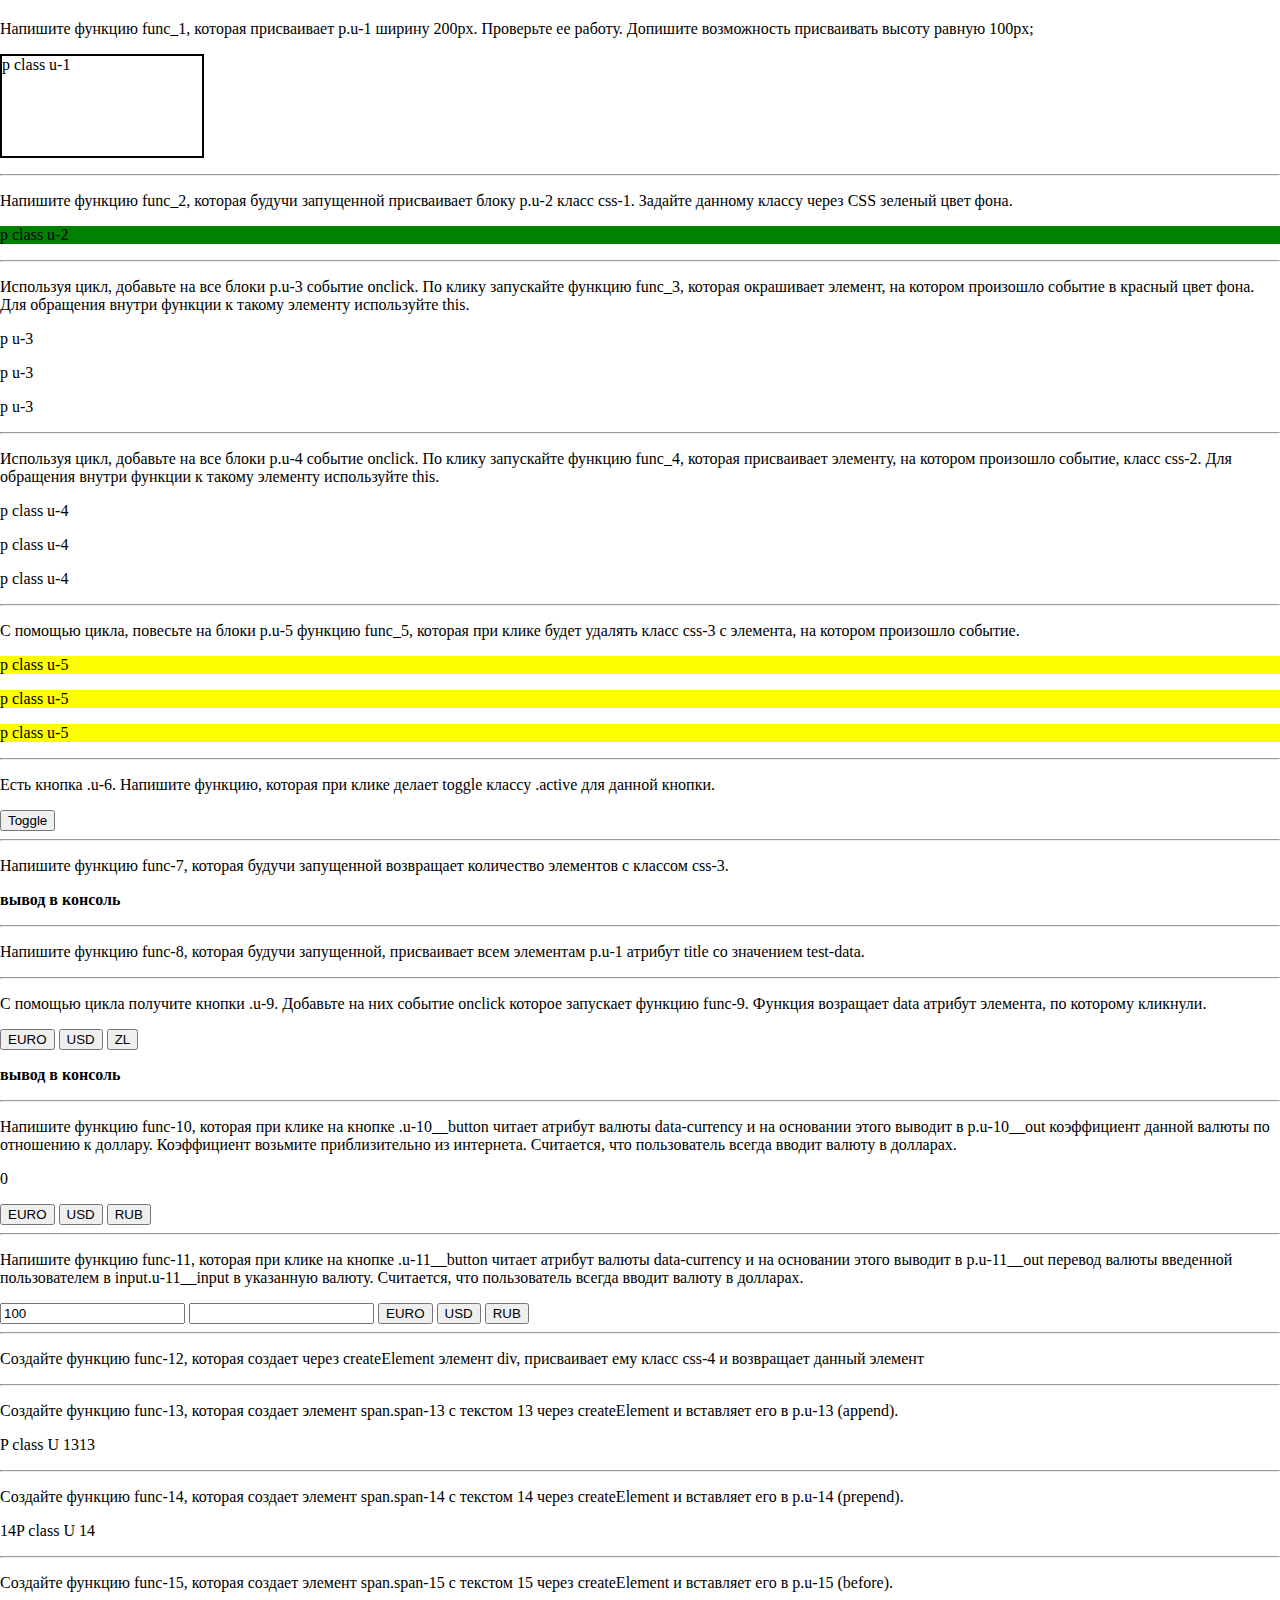
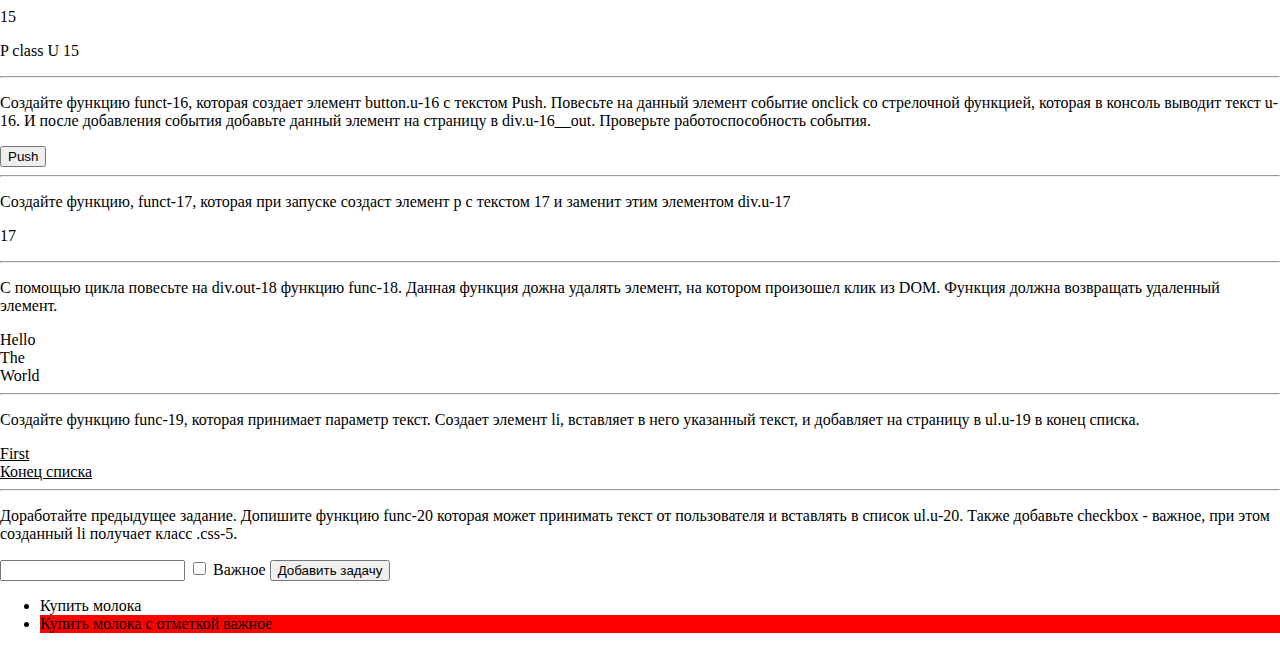
<file: Unit 9. Работаем с DOM/Unit 9/index.html>
<!DOCTYPE html>
<html lang="en">

<head>
    <meta charset="UTF-8">
    <meta name="viewport" content="width=device-width, initial-scale=1.0">
    <meta http-equiv="X-UA-Compatible" content="ie=edge">
    <link rel="stylesheet" href="style.css">
    <title>Unit 8</title>
</head>

<body>


    <p>
        Напишите функцию func_1, которая присваивает p.u-1 ширину 200px. Проверьте ее работу. Допишите возможность
        присваивать высоту равную 100px;
    </p>
    <p class="u-1">p class u-1</p>
    <hr>

    <p>Напишите функцию func_2, которая будучи запущенной присваивает блоку p.u-2 класс css-1. Задайте данному классу
        через CSS зеленый цвет фона.</p>
    <p class="u-2">p class u-2</p>
    <hr>

    <p>Используя цикл, добавьте на все блоки p.u-3 событие onclick. По клику запускайте функцию func_3, которая
        окрашивает элемент, на котором произошло событие в красный цвет фона. Для обращения внутри функции к такому
        элементу используйте this.</p>
    <p class="u-3">p u-3</p>
    <p class="u-3">p u-3</p>
    <p class="u-3">p u-3</p>
    <hr>

    <p>Используя цикл, добавьте на все блоки p.u-4 событие onclick. По клику запускайте функцию func_4, которая
        присваивает элементу, на котором произошло событие, класс css-2. Для обращения внутри функции к такому элементу
        используйте this.</p>
    <p class="u-4">p class u-4</p>
    <p class="u-4">p class u-4</p>
    <p class="u-4">p class u-4</p>

    <hr>

    <p>C помощью цикла, повесьте на блоки p.u-5 функцию func_5, которая при клике будет удалять класс css-3 с элемента,
        на котором произошло событие. </p>
    <p class="u-5 css-3">p class u-5</p>
    <p class="u-5 css-3">p class u-5</p>
    <p class="u-5 css-3">p class u-5</p>
    <hr>

    <p>Есть кнопка .u-6. Напишите функцию, которая при клике делает toggle классу .active для данной кнопки.</p>
    <button class="u-6">Toggle</button>

    <hr>


    <p>Напишите функцию func-7, которая будучи запущенной возвращает количество элементов с классом css-3.</p>

    <p><b>вывод в консоль</b></p>

    <hr>

    <p>Напишите функцию func-8, которая будучи запущенной, присваивает всем элементам p.u-1 атрибут title со значением
        test-data.</p>

    <hr>

    <p>С помощью цикла получите кнопки .u-9. Добавьте на них событие onclick которое запускает функцию func-9. Функция
        возращает data атрибут элемента, по которому кликнули.</p>
    <button class="u-9" data="euro">EURO</button>
    <button class="u-9" data="usd">USD</button>
    <button class="u-9" data="zl">ZL</button>

    <p><b>вывод в консоль</b></p>

    <hr>

    <p>Напишите функцию func-10, которая при клике на кнопке .u-10__button читает атрибут валюты data-currency и на
        основании этого выводит в p.u-10__out коэффициент данной валюты по отношению к доллару. Коэффициент возьмите
        приблизительно из интернета. Считается, что пользователь всегда вводит валюту в долларах. </p>
    <p class="u-10__out">0</p>
    <button class="u-10__button" data-currency="0.9034 euro">EURO</button>
    <button class="u-10__button" data-currency="1 usd">USD</button>
    <button class="u-10__button" data-currency=" 63.7101 rub">RUB</button>
    <hr>

    <p>Напишите функцию func-11, которая при клике на кнопке .u-11__button читает атрибут валюты data-currency и на
        основании этого выводит в p.u-11__out перевод валюты введенной пользователем в input.u-11__input в указанную
        валюту. Считается, что пользователь всегда вводит валюту в долларах. </p>
    <input class="u-11_out" value="100" title="USD">
    <input class="u-11__input" type="number">
    <button class="u-11__button" data-currency="0.9">EURO</button>
    <button class="u-11__button" data-currency="1">USD</button>
    <button class="u-11__button" data-currency="63.72">RUB</button>
    <hr>

    <p>Создайте функцию func-12, которая создает через createElement элемент div, присваивает ему класс css-4 и
        возвращает данный элемент</p>

    <hr>

    <p>Создайте функцию func-13, которая создает элемент span.span-13 с текстом 13 через createElement и вставляет его в
        p.u-13 (append).</p>
    <div>
        <p class="u-13">P class U 13</p>
    </div>
    <hr>

    <p>Создайте функцию func-14, которая создает элемент span.span-14 с текстом 14 через createElement и вставляет его в
        p.u-14 (prepend).</p>
    <div>
        <p class="u-14">P class U 14</p>
    </div>
    <hr>

    <p>Создайте функцию func-15, которая создает элемент span.span-15 с текстом 15 через createElement и вставляет его в
        p.u-15 (before).</p>
    <div>
        <p class="u-15">P class U 15</p>
    </div>
    <hr>

    <p>Создайте функцию funct-16, которая создает элемент button.u-16 c текстом Push. Повесьте на данный элемент событие
        onclick со стрелочной функцией, которая в консоль выводит текст u-16. И после добавления события добавьте данный
        элемент на страницу в div.u-16__out. Проверьте работоспособность события.</p>

    <div class="u-16__out"></div>

    <hr>

    <p>Создайте функцию, funct-17, которая при запуске создаст элемент p c текстом 17 и заменит этим элементом div.u-17

        <div class="u-17">Div class U 17</div>
    </p>

    <hr>
    <p>C помощью цикла повесьте на div.out-18 функцию func-18. Данная функция дожна удалять элемент, на котором
        произошел клик из DOM. Функция должна возвращать удаленный элемент.</p>
    <div class="out-18">Hello</div>
    <div class="out-18">The</div>
    <div class="out-18">World</div>

    <hr>

    <p>Создайте функцию func-19, которая принимает параметр текст. Создает элемент li, вставляет в него указанный текст,
        и добавляет на страницу в ul.u-19 в конец списка.</p>
    <u class="u-19">
        <li>First</li>
    </u>

    <hr>

    <p>Доработайте предыдущее задание. Допишите функцию func-20 которая может принимать текст от пользователя и
        вставлять в список ul.u-20. Также добавьте checkbox - важное, при этом созданный li получает класс .css-5.</p>

    <input class="list-input" type="text">
    <label for=""><input class="important" type="checkbox"> Важное</label>
    <button class="addListBtn">Добавить задачу</button>

    <ul class="tasks-list">
        <li>Купить молока</li>
        <li class="css-5">Купить молока с отметкой важное</li>
    </ul>


    <script src="script.js"></script>
</body>

</html>
</file>
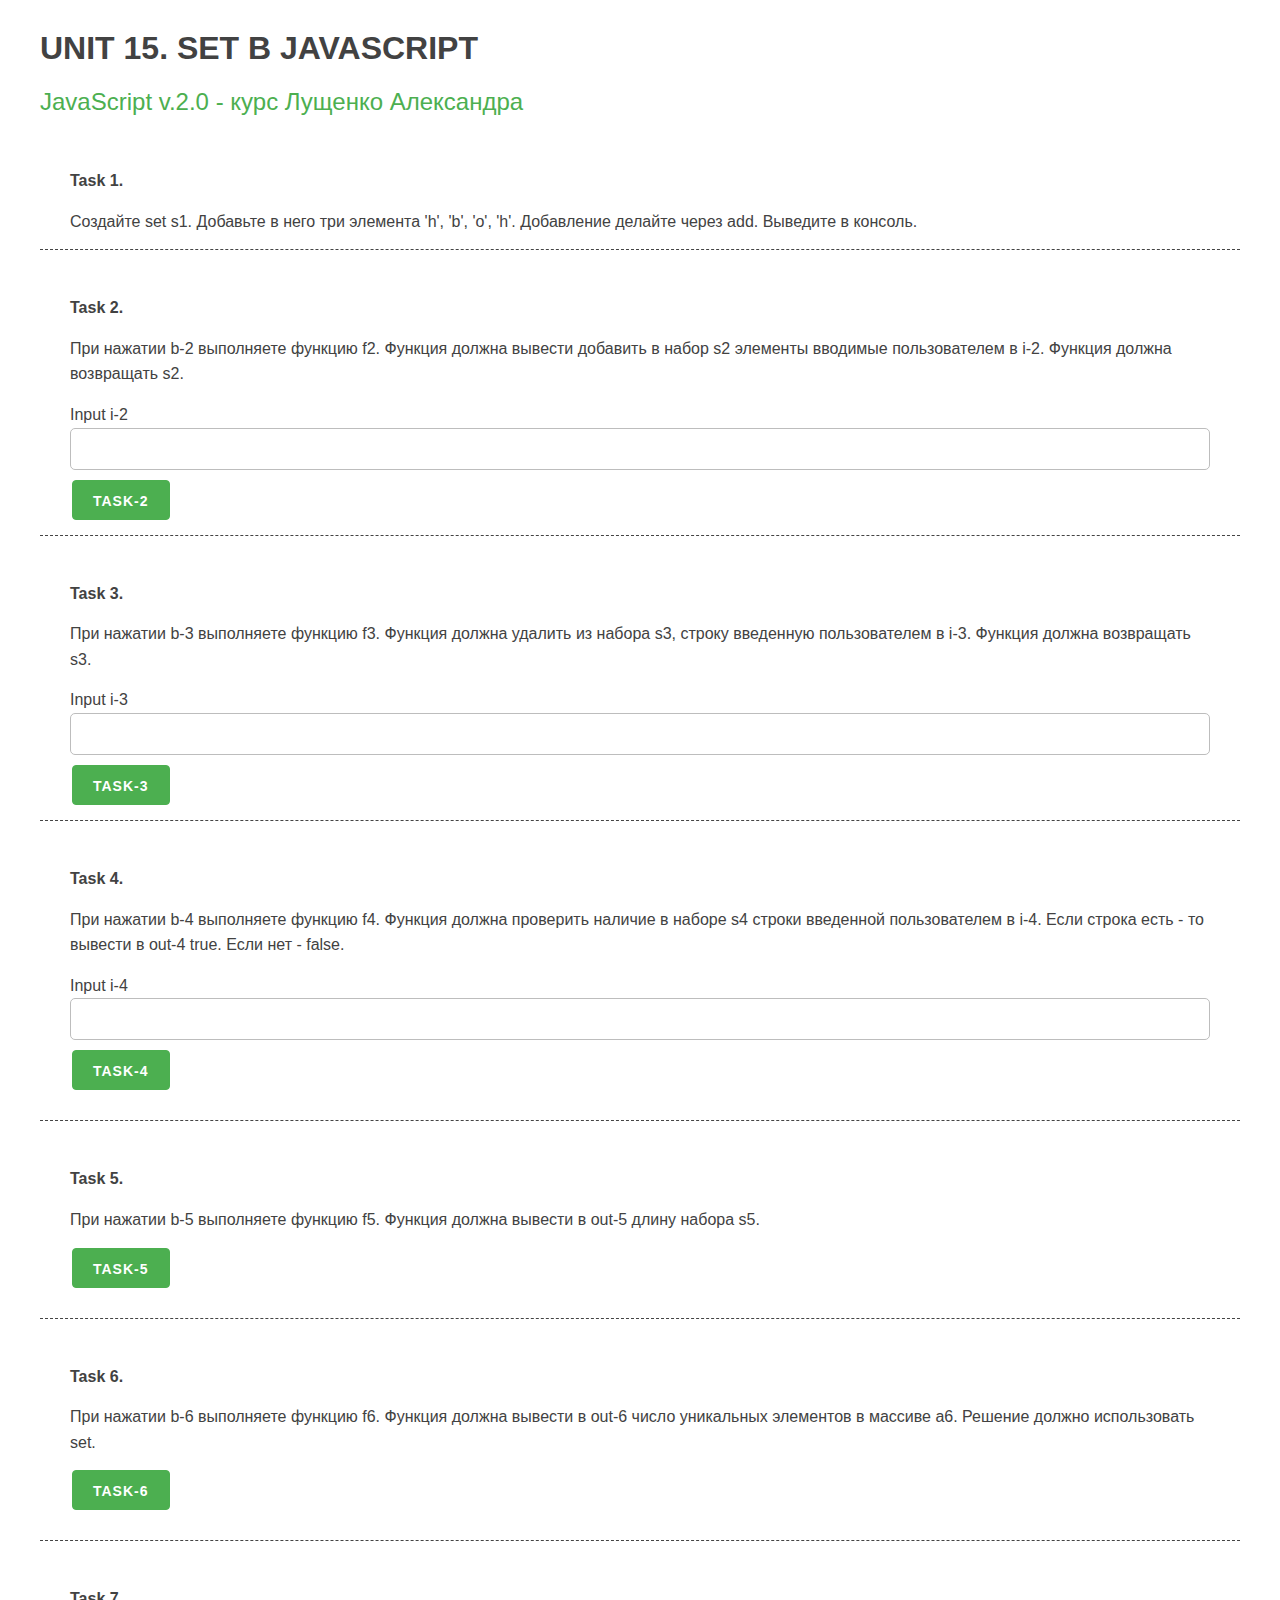
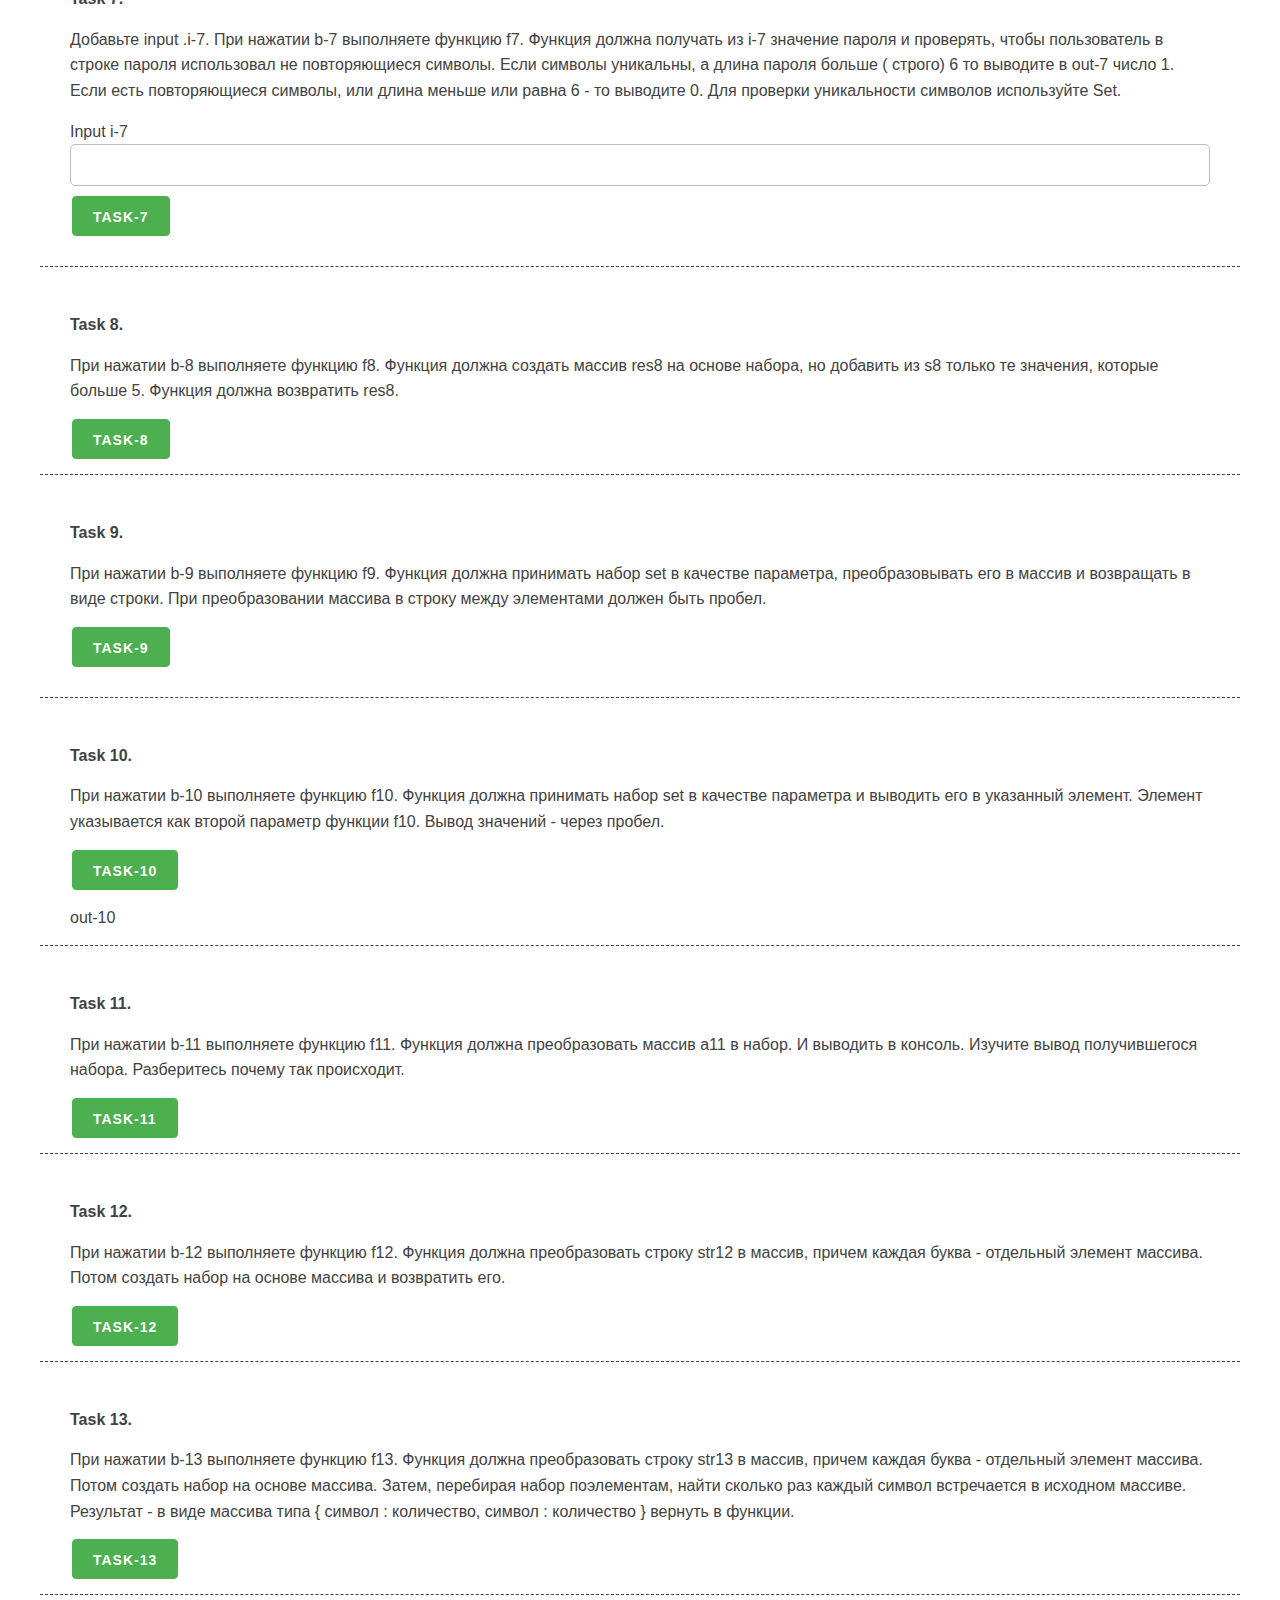
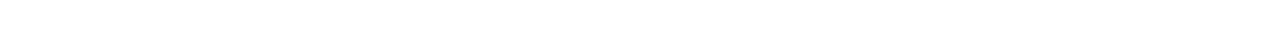
<file: UNIT 15 . SET В JAVASCRIPT/UNIT 15/unit_15.html>
<!DOCTYPE html>
<html lang="en">

<head>
    <meta charset="UTF-8">
    <meta name="viewport" content="width=device-width, initial-scale=1.0">
    <meta http-equiv="X-UA-Compatible" content="ie=edge">
    <link rel="stylesheet" href="css/mustard-ui.min.css">
    <link rel="stylesheet" href="css/style.css">
    <title>Unit 15</title>
</head>

<body>
    <div class="container">
        <h1>UNIT 15. SET В JAVASCRIPT</h1>
        <h2><a href="https://itgid.info/course/javascript-2" target="_blank">JavaScript v.2.0 - курс Лущенко
                Александра</a></h2>

        <section>
            <p><b>Task 1.</b></p>
            <p> Создайте set s1. Добавьте в него три элемента 'h', 'b', 'o', 'h'. Добавление делайте через add. Выведите в консоль.</p>
        </section>

        <section>
            <p><b>Task 2.</b></p>
            <p>При нажатии b-2 выполняете функцию f2. Функция должна вывести добавить в набор s2 элементы вводимые пользователем в i-2. Функция должна возвращать s2.</p>
            <div class="form-control">Input i-2 <input type="text" class="i-2"></div>
            <button class="button-primary b-2">Task-2</button>
        </section>

        <section>
            <p><b>Task 3.</b></p>
            <p>При нажатии b-3 выполняете функцию f3. Функция должна удалить из набора s3, строку введенную пользователем в i-3. Функция должна возвращать s3.</p>
            <div class="form-control">Input i-3 <input type="text" class="i-3"></div>
            <button class="button-primary b-3">Task-3</button>
        </section>

        <section>
            <p><b>Task 4.</b></p>
            <p>При нажатии b-4 выполняете функцию f4. Функция должна проверить наличие в наборе s4 строки введенной пользователем в i-4. Если строка есть - то вывести в out-4 true. Если нет - false.</p>

            <div class="form-control">Input i-4 <input type="text" class="i-4"></div>
            <button class="button-primary b-4">Task-4</button>
            <div class="out-4"></div>
        </section>

        <section>
            <p><b>Task 5.</b></p>
            <p>При нажатии b-5 выполняете функцию f5. Функция должна вывести в out-5 длину набора s5. </p>
            <button class="button-primary b-5">Task-5</button>
            <div class="out-5"></div>
        </section>

        <section>
            <p><b>Task 6.</b></p>
            <p> При нажатии b-6 выполняете функцию f6. Функция должна вывести в out-6 число уникальных элементов в массиве a6. Решение должно использовать set.</p>
            <button class="button-primary b-6">Task-6</button>
            <div class="out-6"></div>
        </section>

        <section>
            <p><b>Task 7.</b></p>
            <p> Добавьте input .i-7. При нажатии b-7 выполняете функцию f7. Функция должна получать из i-7 значение пароля и проверять, чтобы пользователь в строке пароля использовал не повторяющиеся символы. Если символы уникальны, а длина пароля больше ( строго) 6 то выводите в out-7 число 1. Если есть повторяющиеся символы, или длина меньше или равна 6 - то выводите 0. Для проверки уникальности символов используйте Set.</p>
            <div class="form-control">Input i-7 <input type="text" class="i-7"></div>
            <button class="button-primary b-7">Task-7</button>
            <div class="out-7"></div>
        </section>

        <section>
            <p><b>Task 8.</b></p>
            <p> При нажатии b-8 выполняете функцию f8. Функция должна создать массив res8 на основе набора, но добавить из s8 только те значения, которые больше 5. Функция должна возвратить res8.</p>
            <button class="button-primary b-8">Task-8</button>
        </section>

        <section>
            <p><b>Task 9.</b></p>
            <p>При нажатии b-9 выполняете функцию f9. Функция должна принимать набор set в качестве параметра, преобразовывать его в массив и возвращать в виде строки. При преобразовании массива в строку между элементами должен быть пробел.</p>
            <button class="button-primary b-9">Task-9</button>
            <div class="out-9"></div>
        </section>

        <section>
            <p><b>Task 10.</b></p>
            <p> При нажатии b-10 выполняете функцию f10. Функция должна принимать набор set в качестве параметра и выводить его в указанный элемент. Элемент указывается как второй параметр функции f10. Вывод значений - через пробел.</p>
            <button class="button-primary b-10">Task-10</button>
            <div class="out-10">out-10</div>
        </section>

        <section>
            <p><b>Task 11.</b></p>
            <p>При нажатии b-11 выполняете функцию f11. Функция должна преобразовать массив a11 в набор. И выводить в консоль. Изучите вывод получившегося набора. Разберитесь почему так происходит.</p>
            <button class="button-primary b-11">Task-11</button>
        </section>

        <section>
            <p><b>Task 12.</b></p>
            <p> При нажатии b-12 выполняете функцию f12. Функция должна преобразовать строку str12 в массив, причем каждая буква - отдельный элемент массива. Потом создать набор на основе массива и возвратить его.</p>

            <button class="button-primary b-12">Task-12</button>
        </section>

        <section>
            <p><b>Task 13.</b></p>
            <p>При нажатии b-13 выполняете функцию f13. Функция должна преобразовать строку str13 в массив, причем каждая буква - отдельный элемент массива. Потом создать набор на основе массива. Затем, перебирая набор поэлементам, найти сколько раз каждый символ встречается в исходном массиве. Результат - в виде массива типа { символ : количество, символ : количество } вернуть в функции.</p>
            <button class="button-primary b-13">Task-13</button>
        </section>

    </div>

    <script src="unit_15.js"></script>
</body>

</html>
</file>
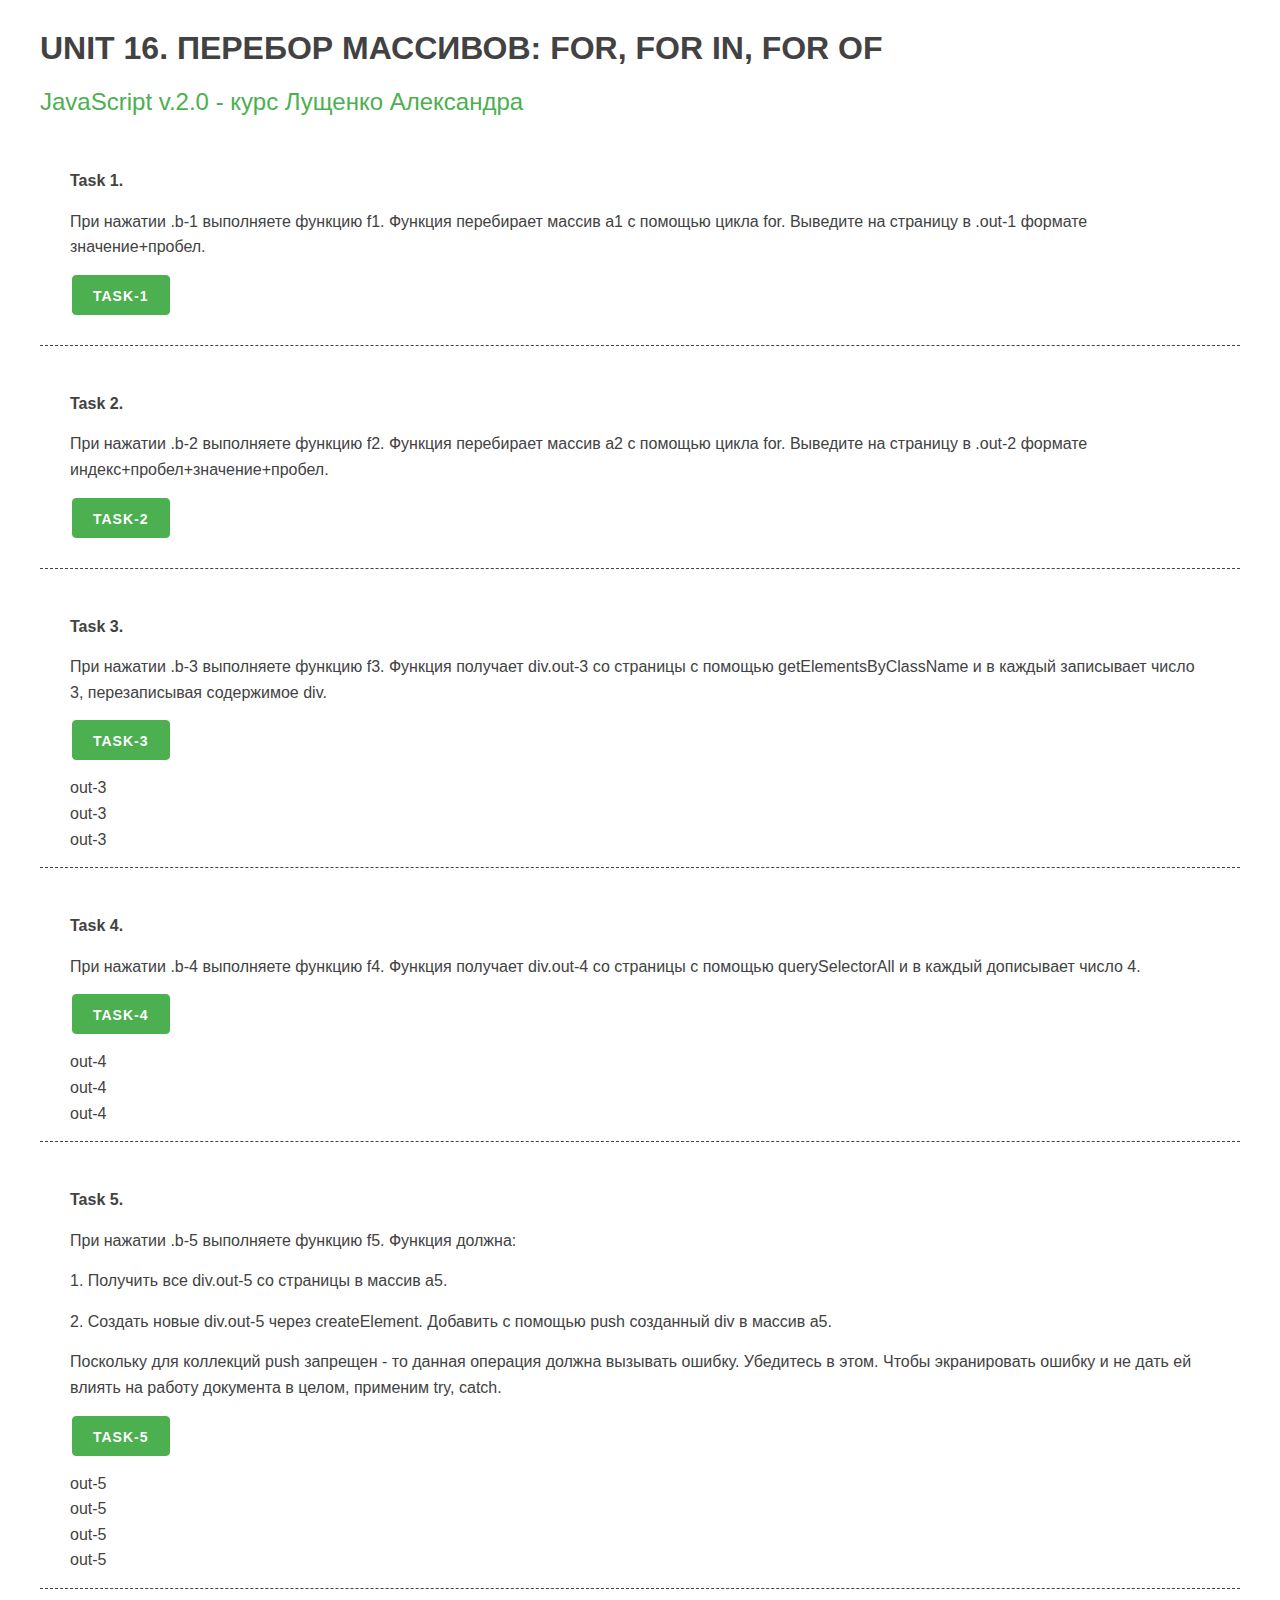
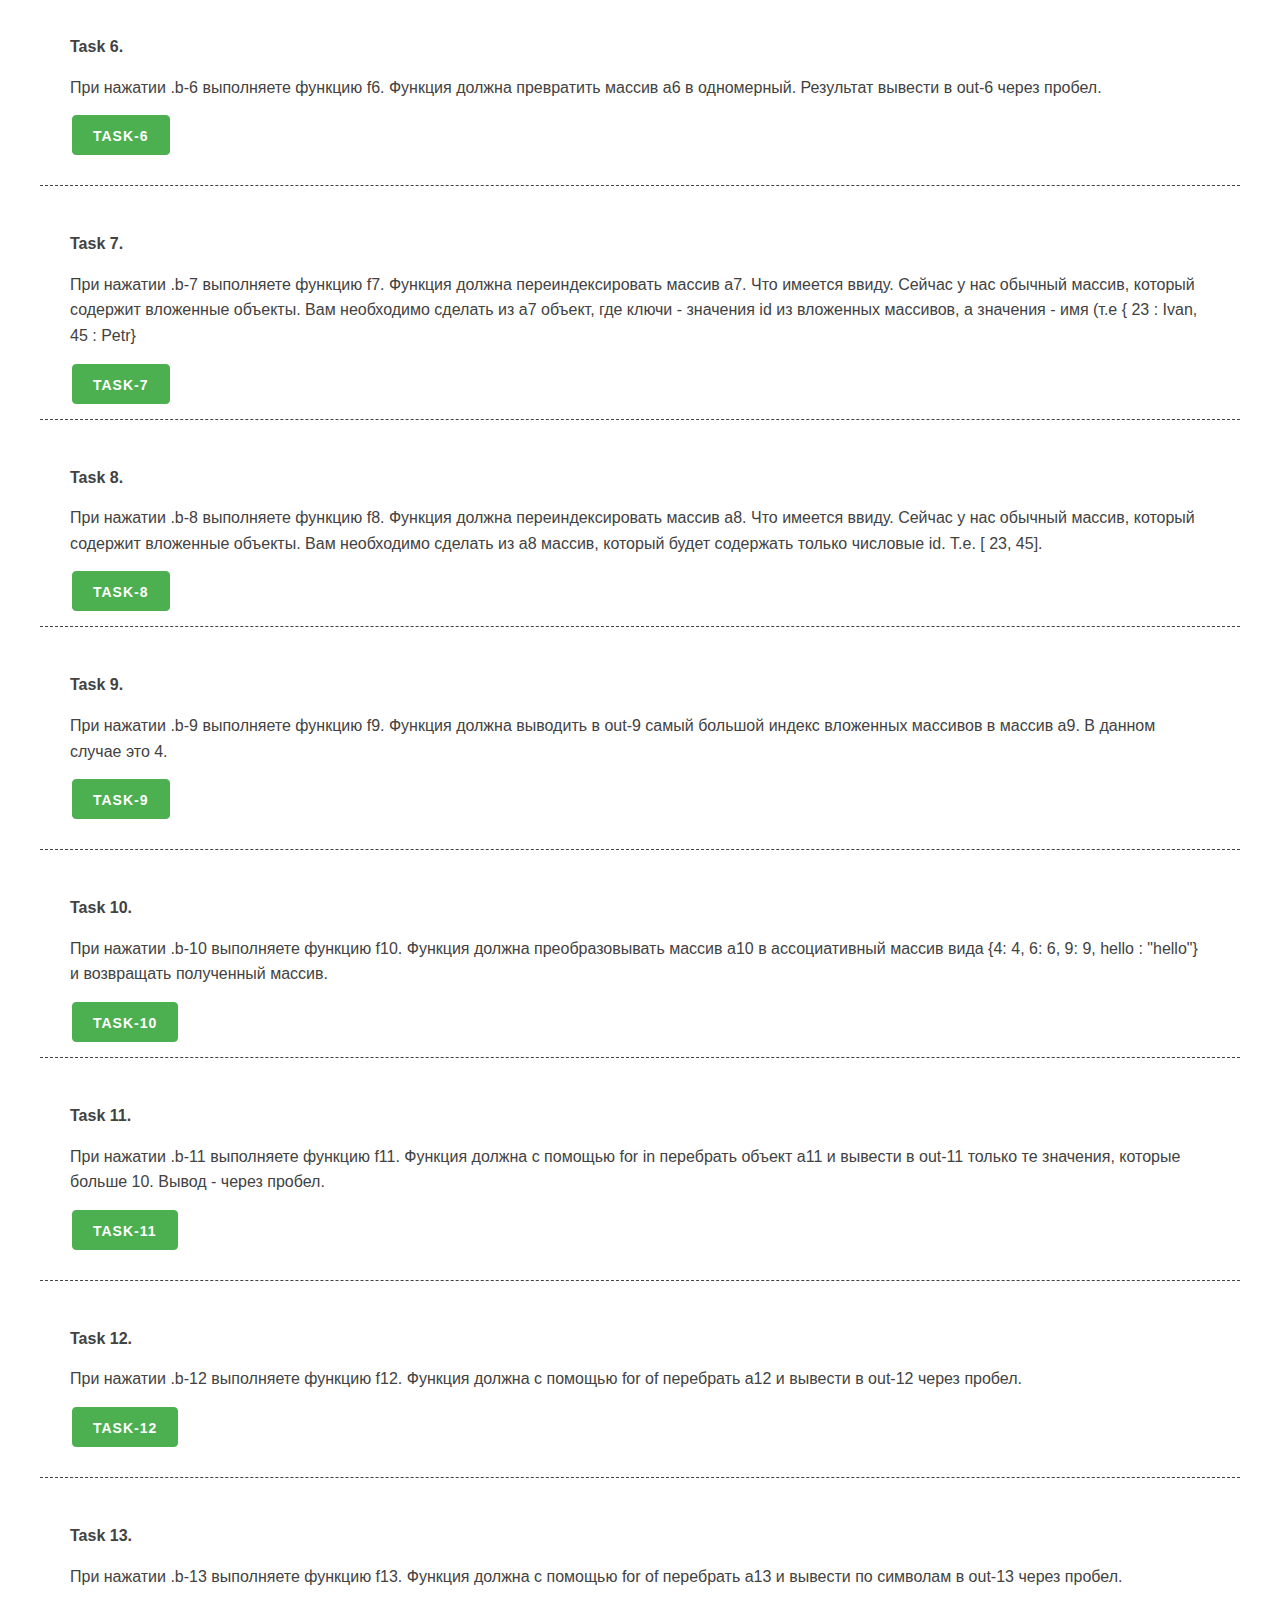
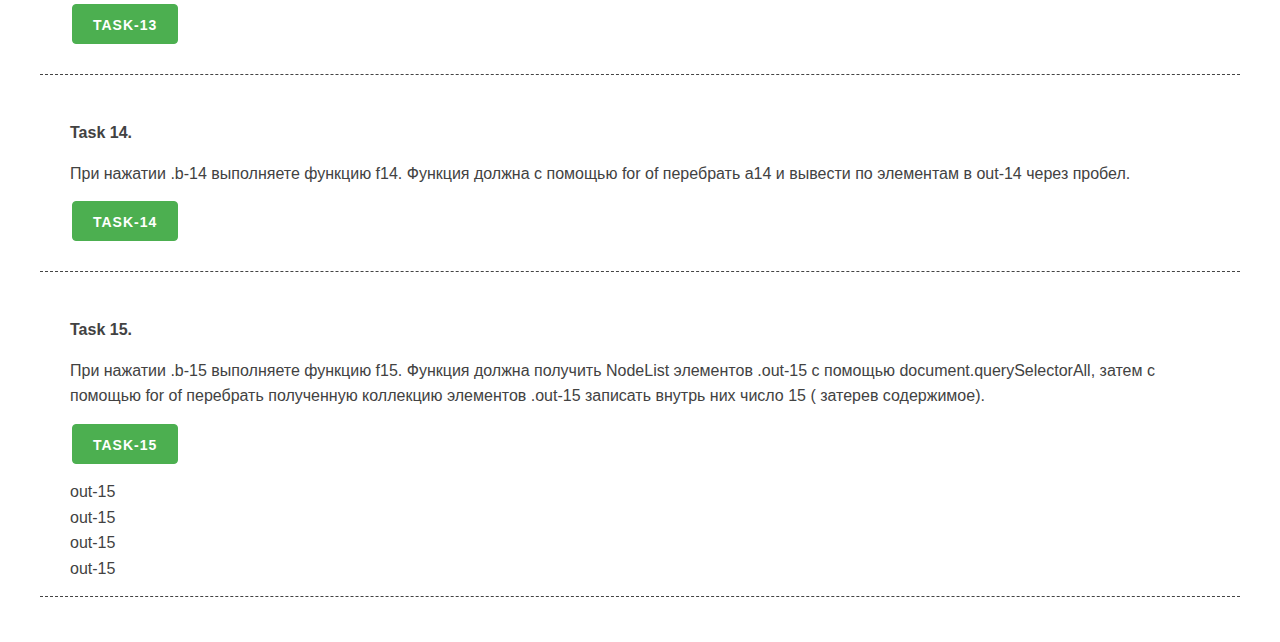
<file: UNIT 16. ПЕРЕБОР МАССИВОВ FOR, FOR IN, FOR OF/UNIT 16/unit_16.html>
<!DOCTYPE html>
<html lang="en">

<head>
    <meta charset="UTF-8">
    <meta name="viewport" content="width=device-width, initial-scale=1.0">
    <meta http-equiv="X-UA-Compatible" content="ie=edge">
    <link rel="stylesheet" href="css/mustard-ui.min.css">
    <link rel="stylesheet" href="css/style.css">
    <title>Unit 16</title>
</head>

<body>
    <div class="container">
        <h1>UNIT 16. ПЕРЕБОР МАССИВОВ: FOR, FOR IN, FOR OF</h1>
        <h2><a href="https://itgid.info/course/javascript-2" target="_blank">JavaScript v.2.0 - курс Лущенко
                Александра</a></h2>

        <section>
            <p><b>Task 1.</b></p>
            <p> При нажатии .b-1 выполняете функцию f1. Функция перебирает массив a1  c помощью цикла for. Выведите на страницу в .out-1 формате значение+пробел.</p>
            <button class="button-primary b-1">Task-1</button>
            <div class="out-1"></div>
        </section>

        <section>
            <p><b>Task 2.</b></p>
            <p>При нажатии .b-2 выполняете функцию f2. Функция перебирает массив a2  c помощью цикла for. Выведите на страницу в .out-2 формате индекс+пробел+значение+пробел.</p>
            <button class="button-primary b-2">Task-2</button>
            <div class="out-2"></div>
        </section>

        <section>
            <p><b>Task 3.</b></p>
            <p>При нажатии .b-3 выполняете функцию f3. Функция получает div.out-3 со страницы с помощью getElementsByClassName и в каждый записывает число 3, перезаписывая содержимое div.</p>
            <button class="button-primary b-3">Task-3</button>
            <div class="out-3">out-3</div>
            <div class="out-3">out-3</div>
            <div class="out-3">out-3</div>
        </section>

        <section>
            <p><b>Task 4.</b></p>
            <p>При нажатии .b-4 выполняете функцию f4. Функция получает div.out-4 со страницы с помощью querySelectorAll и в каждый дописывает число 4.</p>
            <button class="button-primary b-4">Task-4</button>
            <div class="out-4">out-4</div>
            <div class="out-4">out-4</div>
            <div class="out-4">out-4</div>
        </section>

        <section>
            <p><b>Task 5.</b></p>
            <p>При нажатии .b-5 выполняете функцию f5. Функция должна: </p>
            <p>1. Получить все div.out-5 со страницы в массив a5. </p>
            <p>2. Cоздать новые div.out-5 через createElement. Добавить с помощью push созданный div в массив a5.</p>
            <p>Поскольку для коллекций push запрещен - то данная операция должна вызывать ошибку. Убедитесь в этом. Чтобы экранировать ошибку и не дать ей влиять на работу документа в целом, применим try, catch. </p>
            <button class="button-primary b-5">Task-5</button>
            <div class="out-5">out-5</div>
            <div class="out-5">out-5</div>
            <div class="out-5">out-5</div>
            <div class="out-5">out-5</div>
        </section>

        <section>
            <p><b>Task 6.</b></p>
            <p>При нажатии .b-6 выполняете функцию f6. Функция должна превратить массив a6 в одномерный. Результат вывести в out-6 через пробел.</p>
            <button class="button-primary b-6">Task-6</button>
            <div class="out-6"></div>
        </section>

        <section>
            <p><b>Task 7.</b></p>
            <p> При нажатии .b-7 выполняете функцию f7. Функция должна переиндексировать массив a7. Что имеется ввиду. Сейчас у нас обычный массив, который содержит вложенные объекты. Вам необходимо сделать из a7 объект, где ключи - значения id из вложенных массивов, а значения - имя (т.е { 23 : Ivan, 45 : Petr}</p>
            <button class="button-primary b-7">Task-7</button>
        </section>

        <section>
            <p><b>Task 8.</b></p>
            <p>При нажатии .b-8 выполняете функцию f8. Функция должна переиндексировать массив a8. Что имеется ввиду. Сейчас у нас обычный массив, который содержит вложенные объекты. Вам необходимо сделать из a8 массив, который будет содержать только числовые id. Т.е. [ 23, 45].</p>
            <button class="button-primary b-8">Task-8</button>
        </section>

        <section>
            <p><b>Task 9.</b></p>
            <p>При нажатии .b-9 выполняете функцию f9. Функция должна выводить в out-9 самый большой индекс вложенных массивов в массив a9. В данном случае это 4.</p>
            <button class="button-primary b-9">Task-9</button>
            <div class="out-9"></div>
        </section>

        <section>
            <p><b>Task 10.</b></p>
            <p> При нажатии .b-10 выполняете функцию f10. Функция должна преобразовывать массив a10 в ассоциативный массив вида {4: 4, 6: 6, 9: 9, hello : "hello"} и возвращать полученный массив.</p>
            <button class="button-primary b-10">Task-10</button>
        </section>

        <section>
            <p><b>Task 11.</b></p>
            <p>При нажатии .b-11 выполняете функцию f11. Функция должна c помощью for in перебрать объект a11 и вывести в out-11 только те значения, которые больше 10. Вывод - через пробел.</p>
            <button class="button-primary b-11">Task-11</button>
            <div class="out-11"></div>
        </section>

        <section>
            <p><b>Task 12.</b></p>
            <p>При нажатии .b-12 выполняете функцию f12. Функция должна c помощью for of перебрать a12 и вывести в out-12 через пробел.</p>

            <button class="button-primary b-12">Task-12</button>
            <div class="out-12"></div>
        </section>

        <section>
            <p><b>Task 13.</b></p>
            <p>При нажатии .b-13 выполняете функцию f13. Функция должна c помощью for of перебрать a13 и вывести по символам в out-13 через пробел.</p>
            <button class="button-primary b-13">Task-13</button>
            <div class="out-13"></div>
        </section>

        <section>
            <p><b>Task 14.</b></p>
            <p>При нажатии .b-14 выполняете функцию f14. Функция должна c помощью for of перебрать a14 и вывести по элементам в out-14 через пробел.</p>
            <button class="button-primary b-14">Task-14</button>
            <div class="out-14"></div>
        </section>

        <section>
            <p><b>Task 15.</b></p>
            <p>При нажатии .b-15 выполняете функцию f15. Функция должна получить NodeList элементов .out-15 c помощью document.querySelectorAll, затем c помощью for of перебрать полученную коллекцию элементов .out-15 записать внутрь них число 15 ( затерев содержимое).</p>
            <button class="button-primary b-15">Task-15</button>
            <div class="out-15">out-15</div>
            <div class="out-15">out-15</div>
            <div class="out-15">out-15</div>
            <div class="out-15">out-15</div>
        </section>

    </div>

    <script src="unit_16.js"></script>
</body>

</html>
</file>
<file: UNIT 10 . МАССИВЫ В JAVASCRIPT/Unit 10/style.css>
html, body {
    font-family: serif;
}
body {
    margin: 20px;
}
</file>
<file: Unit 2. Основы ввода данных/unit_2/css/style.css>
body {
    font-family: "Open Sans",sans-serif;
    font-size: 16px;
    line-height: 1.6;
    font-weight: 300;
    color: #424242
}

.container  {
    width: 100%;
}

section {
    margin-bottom: 15px;
    padding-bottom: 15px;
    border-bottom: 1px dashed #444;
}
</file>
<file: Unit 3. Оператор If, else, switch case - выбор в JavaScript/unit_3/css/style.css>
body {
    font-family: "Open Sans",sans-serif;
    font-size: 16px;
    line-height: 1.6;
    font-weight: 300;
    color: #424242
}

.container  {
    width: 100%;
}

section {
    margin-bottom: 15px;
    padding-bottom: 15px;
    border-bottom: 1px dashed #444;
}

.output {
    text-decoration-line: underline;
}
</file>
<file: Unit 4. Работаем с формами input, range, textarea, checkbox/unit_4/css/style.css>
body {
    font-family: "Open Sans",sans-serif;
    font-size: 16px;
    line-height: 1.6;
    font-weight: 300;
    color: #424242
}

.container  {
    width: 100%;
}

section {
    margin-bottom: 15px;
    padding-bottom: 15px;
    border-bottom: 1px dashed #444;
}

.output {
    text-decoration-line: underline;
}

.square {
    margin-top: 10px;;
    width: 120px;
    height: 120px;
    border: 5px red;
    border-style: solid;
    
}
</file>
<file: Unit 5. Циклы в JavaScript (часть 1)/unit_5/css/style.css>
body {
    font-family: "Open Sans",sans-serif;
    font-size: 16px;
    line-height: 1.6;
    font-weight: 300;
    color: #424242
}

.container  {
    width: 100%;
}

section {
    margin-bottom: 15px;
    padding-bottom: 15px;
    border-bottom: 1px dashed #444;
}

.one2 {
    margin-bottom: 10px;
}
</file>
<file: Unit 9. Работаем с DOM/Unit 9/style.css>
html,
body {
    font-family: serif;
}

body {
    margin: 20px auto;
}

.css-1 {
    background: green;
}

.css-2 {
    background: #c0c0c0;
}

.css-3 {
    background: yellow;
}

.css-4 {
    background: orange;
}

.css-5 {
    background: red;
}

.active {
    border: 2px solid black;
}

.u-1 {
    border: 2px solid black;
}

.u-3, .u-4, .u-5, .u-9, .out-18 {
    cursor: pointer;
}
</file>
<file: UNIT 15 . SET В JAVASCRIPT/UNIT 15/css/style.css>
.container  {
    width: 100%;
}

h1 {
    font-size: 32px;
    line-height: 36px;
}

h2  {
    font-size: 24px;
}

section {
    margin-bottom: 15px;
    padding-bottom: 15px;
    border-bottom: 1px dashed #444;
}

.block {
    width: 75px;
    height: 75px;
    margin: 25px;
    border: 2px solid #333;
}

.active {
    background: orange;
}

.hide {
    display: none;
}

.img-12-min {
    width: 64px;
}

.img-12-max {
    width: 128px;    border: 3px solid #fff;

}

.active-img {
    border: 3px solid black;
}
</file>
<file: UNIT 16. ПЕРЕБОР МАССИВОВ FOR, FOR IN, FOR OF/UNIT 16/css/style.css>
.container  {
    width: 100%;
}

h1 {
    font-size: 32px;
    line-height: 36px;
}

h2  {
    font-size: 24px;
}

section {
    margin-bottom: 15px;
    padding-bottom: 15px;
    border-bottom: 1px dashed #444;
}

.block {
    width: 75px;
    height: 75px;
    margin: 25px;
    border: 2px solid #333;
}

.active {
    background: orange;
}

.hide {
    display: none;
}

.img-12-min {
    width: 64px;
}

.img-12-max {
    width: 128px;    border: 3px solid #fff;

}

.active-img {
    border: 3px solid black;
}
</file>
<file: UNIT 15 . SET В JAVASCRIPT/UNIT 15/css/mustard-ui.min.css>
/*!
Mustard UI v0.0.5
MIT License
https://mustard-ui.com
*/*{margin:0;padding:0}html{box-sizing:border-box}*,*::after,*::before{box-sizing:inherit}body{display:flex;flex-direction:column;min-height:100vh;background-color:#fff}main{flex:1}.float-left{float:left}.float-right{float:right}.clear-fix::before,.clear-fix::after{content:"";display:table}.clear-fix::after{clear:both}.align-left{text-align:left}.align-center{text-align:center}.align-right{text-align:right}.container{max-width:1200px;margin-left:auto;margin-right:auto;padding:30px 0}.container-small{max-width:768px}.container-large{max-width:1440px}.display-flex{display:flex;justify-content:space-around}.display-none{display:none}.display-sm-up{display:none}@media (min-width: 425px){.display-sm-up{display:initial}}.display-md-up{display:none}@media (min-width: 768px){.display-md-up{display:initial}}.display-lg-up{display:none}@media (min-width: 1024px){.display-lg-up{display:initial}}.display-xlg-up{display:none}@media (min-width: 1440px){.display-xlg-up{display:initial}}.display-sm-down{display:none}@media (max-width: 424px){.display-sm-down{display:initial}}.display-md-down{display:none}@media (max-width: 767px){.display-md-down{display:initial}}.display-lg-down{display:none}@media (max-width: 1023px){.display-lg-down{display:initial}}.display-xlg-down{display:none}@media (max-width: 1439px){.display-xlg-down{display:initial}}.display-sm-to-md{display:none}@media (min-width: 425px) and (max-width: 767px){.display-sm-to-md{display:initial}}.display-sm-to-lg{display:none}@media (min-width: 425px) and (max-width: 1023px){.display-sm-to-lg{display:initial}}.display-sm-to-xlg{display:none}@media (min-width: 425px) and (max-width: 1439px){.display-sm-to-xlg{display:initial}}.display-md-to-lg{display:none}@media (min-width: 768px) and (max-width: 1023px){.display-md-to-lg{display:initial}}.display-md-to-xlg{display:none}@media (min-width: 768px) and (max-width: 1439px){.display-md-to-xlg{display:initial}}.display-lg-to-xlg{display:none}@media (min-width: 1024px) and (max-width: 1439px){.display-lg-to-xlg{display:initial}}.row{display:flex;flex-direction:row;flex-wrap:wrap;margin-top:15px;margin-bottom:15px}.row.row-reverse{flex-direction:row-reverse}.row .col{flex-grow:1;flex-basis:100%;max-width:100%;padding:5px 5px}.row .col.col-reverse{flex-direction:column-reverse}.row .col-xs-1{flex-basis:8.33333%;max-width:8.33333%}.row .col-xs-2{flex-basis:16.66667%;max-width:16.66667%}.row .col-xs-3{flex-basis:25%;max-width:25%}.row .col-xs-4{flex-basis:33.33333%;max-width:33.33333%}.row .col-xs-5{flex-basis:41.66667%;max-width:41.66667%}.row .col-xs-6{flex-basis:50%;max-width:50%}.row .col-xs-7{flex-basis:58.33333%;max-width:58.33333%}.row .col-xs-8{flex-basis:66.66667%;max-width:66.66667%}.row .col-xs-9{flex-basis:75%;max-width:75%}.row .col-xs-10{flex-basis:83.33333%;max-width:83.33333%}.row .col-xs-11{flex-basis:91.66667%;max-width:91.66667%}.row .col-xs-12{flex-basis:100%;max-width:100%}.row .col-xs-offset-1{margin-left:8.33333%}.row .col-xs-offset-2{margin-left:16.66667%}.row .col-xs-offset-3{margin-left:25%}.row .col-xs-offset-4{margin-left:33.33333%}.row .col-xs-offset-5{margin-left:41.66667%}.row .col-xs-offset-6{margin-left:50%}.row .col-xs-offset-7{margin-left:58.33333%}.row .col-xs-offset-8{margin-left:66.66667%}.row .col-xs-offset-9{margin-left:75%}.row .col-xs-offset-10{margin-left:83.33333%}.row .col-xs-offset-11{margin-left:91.66667%}.row .col-xs-offset-12{margin-left:100%}@media (min-width: 425px){.row .col-sm-1{flex-basis:8.33333%;max-width:8.33333%}.row .col-sm-2{flex-basis:16.66667%;max-width:16.66667%}.row .col-sm-3{flex-basis:25%;max-width:25%}.row .col-sm-4{flex-basis:33.33333%;max-width:33.33333%}.row .col-sm-5{flex-basis:41.66667%;max-width:41.66667%}.row .col-sm-6{flex-basis:50%;max-width:50%}.row .col-sm-7{flex-basis:58.33333%;max-width:58.33333%}.row .col-sm-8{flex-basis:66.66667%;max-width:66.66667%}.row .col-sm-9{flex-basis:75%;max-width:75%}.row .col-sm-10{flex-basis:83.33333%;max-width:83.33333%}.row .col-sm-11{flex-basis:91.66667%;max-width:91.66667%}.row .col-sm-12{flex-basis:100%;max-width:100%}.row .col-sm-offset-1{margin-left:8.33333%}.row .col-sm-offset-2{margin-left:16.66667%}.row .col-sm-offset-3{margin-left:25%}.row .col-sm-offset-4{margin-left:33.33333%}.row .col-sm-offset-5{margin-left:41.66667%}.row .col-sm-offset-6{margin-left:50%}.row .col-sm-offset-7{margin-left:58.33333%}.row .col-sm-offset-8{margin-left:66.66667%}.row .col-sm-offset-9{margin-left:75%}.row .col-sm-offset-10{margin-left:83.33333%}.row .col-sm-offset-11{margin-left:91.66667%}.row .col-sm-offset-12{margin-left:100%}}@media (min-width: 768px){.row .col-md-1{flex-basis:8.33333%;max-width:8.33333%}.row .col-md-2{flex-basis:16.66667%;max-width:16.66667%}.row .col-md-3{flex-basis:25%;max-width:25%}.row .col-md-4{flex-basis:33.33333%;max-width:33.33333%}.row .col-md-5{flex-basis:41.66667%;max-width:41.66667%}.row .col-md-6{flex-basis:50%;max-width:50%}.row .col-md-7{flex-basis:58.33333%;max-width:58.33333%}.row .col-md-8{flex-basis:66.66667%;max-width:66.66667%}.row .col-md-9{flex-basis:75%;max-width:75%}.row .col-md-10{flex-basis:83.33333%;max-width:83.33333%}.row .col-md-11{flex-basis:91.66667%;max-width:91.66667%}.row .col-md-12{flex-basis:100%;max-width:100%}.row .col-md-offset-1{margin-left:8.33333%}.row .col-md-offset-2{margin-left:16.66667%}.row .col-md-offset-3{margin-left:25%}.row .col-md-offset-4{margin-left:33.33333%}.row .col-md-offset-5{margin-left:41.66667%}.row .col-md-offset-6{margin-left:50%}.row .col-md-offset-7{margin-left:58.33333%}.row .col-md-offset-8{margin-left:66.66667%}.row .col-md-offset-9{margin-left:75%}.row .col-md-offset-10{margin-left:83.33333%}.row .col-md-offset-11{margin-left:91.66667%}.row .col-md-offset-12{margin-left:100%}}@media (min-width: 1024px){.row .col-lg-1{flex-basis:8.33333%;max-width:8.33333%}.row .col-lg-2{flex-basis:16.66667%;max-width:16.66667%}.row .col-lg-3{flex-basis:25%;max-width:25%}.row .col-lg-4{flex-basis:33.33333%;max-width:33.33333%}.row .col-lg-5{flex-basis:41.66667%;max-width:41.66667%}.row .col-lg-6{flex-basis:50%;max-width:50%}.row .col-lg-7{flex-basis:58.33333%;max-width:58.33333%}.row .col-lg-8{flex-basis:66.66667%;max-width:66.66667%}.row .col-lg-9{flex-basis:75%;max-width:75%}.row .col-lg-10{flex-basis:83.33333%;max-width:83.33333%}.row .col-lg-11{flex-basis:91.66667%;max-width:91.66667%}.row .col-lg-12{flex-basis:100%;max-width:100%}.row .col-lg-offset-1{margin-left:8.33333%}.row .col-lg-offset-2{margin-left:16.66667%}.row .col-lg-offset-3{margin-left:25%}.row .col-lg-offset-4{margin-left:33.33333%}.row .col-lg-offset-5{margin-left:41.66667%}.row .col-lg-offset-6{margin-left:50%}.row .col-lg-offset-7{margin-left:58.33333%}.row .col-lg-offset-8{margin-left:66.66667%}.row .col-lg-offset-9{margin-left:75%}.row .col-lg-offset-10{margin-left:83.33333%}.row .col-lg-offset-11{margin-left:91.66667%}.row .col-lg-offset-12{margin-left:100%}}@media (min-width: 1440px){.row .col-xlg-1{flex-basis:8.33333%;max-width:8.33333%}.row .col-xlg-2{flex-basis:16.66667%;max-width:16.66667%}.row .col-xlg-3{flex-basis:25%;max-width:25%}.row .col-xlg-4{flex-basis:33.33333%;max-width:33.33333%}.row .col-xlg-5{flex-basis:41.66667%;max-width:41.66667%}.row .col-xlg-6{flex-basis:50%;max-width:50%}.row .col-xlg-7{flex-basis:58.33333%;max-width:58.33333%}.row .col-xlg-8{flex-basis:66.66667%;max-width:66.66667%}.row .col-xlg-9{flex-basis:75%;max-width:75%}.row .col-xlg-10{flex-basis:83.33333%;max-width:83.33333%}.row .col-xlg-11{flex-basis:91.66667%;max-width:91.66667%}.row .col-xlg-12{flex-basis:100%;max-width:100%}.row .col-xlg-offset-1{margin-left:8.33333%}.row .col-xlg-offset-2{margin-left:16.66667%}.row .col-xlg-offset-3{margin-left:25%}.row .col-xlg-offset-4{margin-left:33.33333%}.row .col-xlg-offset-5{margin-left:41.66667%}.row .col-xlg-offset-6{margin-left:50%}.row .col-xlg-offset-7{margin-left:58.33333%}.row .col-xlg-offset-8{margin-left:66.66667%}.row .col-xlg-offset-9{margin-left:75%}.row .col-xlg-offset-10{margin-left:83.33333%}.row .col-xlg-offset-11{margin-left:91.66667%}.row .col-xlg-offset-12{margin-left:100%}}.section,section{padding:30px}.section :last-child,section :last-child{margin-bottom:0}.section-primary{background:#ffca28}.section-secondary{background:#f5f5f5}.section-tertiary{background:#fff}blockquote{display:block;margin:15px 15px 30px;padding:15px;font-size:18px;font-weight:400;border-left:4px solid #4caf50;background:#fff}blockquote :last-child{margin-bottom:0}.button,button,input[type='button'],input[type='reset'],input[type='submit']{display:inline-block;height:40px;margin:0 2px 15px;padding:0 20px;width:auto;background:none;overflow:visible;-webkit-appearance:none;-moz-appearance:none;appearance:none;transition:all .1s ease-out;font-size:14px;font-weight:600;color:inherit;line-height:40px;letter-spacing:1px;text-decoration:none;text-transform:uppercase;white-space:nowrap;border-radius:4px;border-style:solid;border-width:1px}.button:focus,button:focus,input[type='button']:focus,input[type='reset']:focus,input[type='submit']:focus{outline:none}.button:focus,.button:hover,button:focus,button:hover,input[type='button']:focus,input[type='button']:hover,input[type='reset']:focus,input[type='reset']:hover,input[type='submit']:focus,input[type='submit']:hover{opacity:0.85;cursor:pointer;transform:scale(1.025)}.button:active,button:active,input[type='button']:active,input[type='reset']:active,input[type='submit']:active{opacity:1;transform:scale(1)}.button:disabled,button:disabled,input[type='button']:disabled,input[type='reset']:disabled,input[type='submit']:disabled{opacity:0.5}.button:disabled:hover,button:disabled:hover,input[type='button']:disabled:hover,input[type='reset']:disabled:hover,input[type='submit']:disabled:hover{cursor:not-allowed}.button-primary{background-color:#4caf50;color:#fff;border-color:#4caf50}.button-primary-outlined{background-color:#fff;color:#4caf50;border-color:#4caf50}.button-primary-text{color:#4caf50;border-color:transparent}.button-success{background-color:#4caf50;color:#fff;border-color:#4caf50}.button-success-outlined{background-color:#fff;color:#4caf50;border-color:#4caf50}.button-success-text{color:#4caf50;border-color:transparent}.button-info{background-color:#9e9e9e;color:#fff;border-color:#9e9e9e}.button-info-outlined{background-color:#fff;color:#9e9e9e;border-color:#9e9e9e}.button-info-text{color:#9e9e9e;border-color:transparent}.button-warning{background-color:#ffb300;color:#fff;border-color:#ffb300}.button-warning-outlined{background-color:#fff;color:#ffb300;border-color:#ffb300}.button-warning-text{color:#ffb300;border-color:transparent}.button-danger{background-color:#f44336;color:#fff;border-color:#f44336}.button-danger-outlined{background-color:#fff;color:#f44336;border-color:#f44336}.button-danger-text{color:#f44336;border-color:transparent}.button-round{border-radius:24px}.button-large{height:48px;line-height:48px;padding:0 30px;font-size:16px}.button-small{height:30px;line-height:30px;padding:0 15px;font-size:12px}pre{display:block;margin:15px 0;padding:10px 15px;border-left:4px solid #4caf50;background:#f5f5f5;font-family:Consolas, Monaco, 'Andale Mono', 'Ubuntu Mono', monospace;font-size:15px;color:#212121;white-space:normal;overflow-x:auto}code{background:#f5f5f5;color:#212121;font-family:Monaco, 'Courier New', Courier, monospace;white-space:pre}.form-control{position:relative;margin-bottom:10px}.form-control-group{display:flex;justify-content:flex-start}.form-control-group .form-control{flex:1;padding-right:15px}.form-control-group .form-control:last-of-type{padding-right:0}.form-control-group .form-control.grow-1x{flex-grow:1}.form-control-group .form-control.grow-2x{flex-grow:2}.form-control-group .form-control.grow-3x{flex-grow:3}.validation-error{margin-top:2px;font-size:12px;color:#f44336}label{font-size:14px;font-weight:400}input[type="text"],input[type="password"],select{-webkit-appearance:none;-moz-appearance:none;appearance:none;display:block;width:100%;padding:10px;line-height:20px;font-size:16px;font-weight:inherit;background:#fff;border-radius:5px;border:1px solid #bdbdbd}input[type="text"]::-webkit-input-placeholder,input[type="password"]::-webkit-input-placeholder,select::-webkit-input-placeholder{color:#9e9e9e}input[type="text"]:-ms-input-placeholder,input[type="password"]:-ms-input-placeholder,select:-ms-input-placeholder{color:#9e9e9e}input[type="text"]::-ms-input-placeholder,input[type="password"]::-ms-input-placeholder,select::-ms-input-placeholder{color:#9e9e9e}input[type="text"]::placeholder,input[type="password"]::placeholder,select::placeholder{color:#9e9e9e}input[type="text"]:focus,input[type="password"]:focus,select:focus{outline:none;border-color:#4caf50}input[type="text"].invalid,input[type="password"].invalid,select.invalid{border-color:#f44336}fieldset{margin:15px 0;padding:15px;font-size:14px;border:1px solid #bdbdbd;border-radius:5px}fieldset legend{padding:0 5px}input[type="checkbox"],input[type="radio"]{margin-right:10px}select{background:#fff url('data:image/svg+xml;utf8,<svg xmlns="http://www.w3.org/2000/svg" height="14" viewBox="0 0 29 14" width="29"><path fill="#bdbdbd" d="M9.37727 3.625l5.08154 6.93523L19.54036 3.625"/></svg>') center right no-repeat;padding-right:30px}select:hover{cursor:pointer}select:disabled{opacity:0.5}select:focus{background:#fff url('data:image/svg+xml;utf8,<svg xmlns="http://www.w3.org/2000/svg" height="14" viewBox="0 0 29 14" width="29"><path fill="#4caf50" d="M9.37727 3.625l5.08154 6.93523L19.54036 3.625"/></svg>') center right no-repeat}textarea{-webkit-appearance:none;-moz-appearance:none;appearance:none;display:block;width:100%;padding:10px 15px;min-height:100px;font-size:16px;font-weight:300;line-height:1.4;color:#000;background-color:#fff;border:1px solid #bdbdbd;border-radius:5px}textarea::-webkit-input-placeholder{color:#9e9e9e}textarea:-ms-input-placeholder{color:#9e9e9e}textarea::-ms-input-placeholder{color:#9e9e9e}textarea::placeholder{color:#9e9e9e}textarea:focus{border-color:#4caf50;outline:none}textarea.invalid{border-color:#ef9a9a}a{text-decoration:none;color:#4caf50;font-weight:400;transition:opacity .1s ease-out}a:focus,a:hover{opacity:0.75}a:active{opacity:1}ul,ol,dl{list-style:none;margin-bottom:15px}ul{list-style:circle inside}ol{list-style:decimal inside}table{margin:15px 0;width:100%;border-spacing:0;border-collapse:collapse}table tr{border-bottom:1px solid #eee;text-align:left}table thead th{padding:15px;font-weight:300;color:#9e9e9e}table tbody td{padding:15px;font-weight:300}body{font-family:"Open Sans",sans-serif;font-size:16px;line-height:1.6;font-weight:300;color:#424242}h1,h2,h3,h4,h5,h6{font-family:"Open Sans",sans-serif;font-weight:300;color:#424242;margin:0 0 10px;font-weight:600}.h1,h1{font-size:48px;line-height:60px}.h2,h2{font-size:40px;line-height:52px}.h3,h3{font-size:32px;line-height:44px}.h4,h4{font-size:28px;line-height:40px}.h5,h5{font-size:24px;line-height:36px}.h6,h6{font-size:20px;line-height:32px}p{margin-bottom:15px}p.magnify{font-size:17.6px;line-height:1.8}strong,b{font-weight:600}.alert{margin:15px 0;padding:15px;border-radius:5px}.alert-danger{background:#ffebee}.alert-info{background:#e3f2fd}.alert-warning{background:#fff8e1}.alert-success{background:#e8f5e9}.breadcrumbs{display:flex;list-style:none;font-size:14px}.breadcrumbs li{display:block}.breadcrumbs li::after{display:inline-block;content:"/";padding:0 5px;color:#9e9e9e}.breadcrumbs li:last-of-type::after{display:none}.card{margin:15px;padding:30px;background:#fff;overflow:hidden;border-radius:5px;box-shadow:0 4px 12px rgba(224,224,224,0.5)}.card-title{font-size:24px;margin-bottom:5px}.card-actions{display:flex;align-items:center;margin-top:30px;list-style:none;justify-content:space-around}.card-actions>*{margin-bottom:0}.footer,footer{padding:30px;width:100%;background:#757575}.footer .copyright,footer .copyright{margin:0;padding-top:30px;font-size:14px;color:#fff;border-top:1px solid #9e9e9e}.footer .copyright a,footer .copyright a{color:#bdbdbd}.footer-text p{color:#fff}.footer-links-category{color:#fff;font-size:14px;font-weight:600;text-transform:uppercase;letter-spacing:1px}.footer-links{list-style:none}.footer-links li{margin-top:5px}.footer-links a{color:#bdbdbd}header,.header{position:relative;display:flex;flex-direction:column;justify-content:center;align-items:center;padding:0 15px;height:100vh;background:#ffc107}header .title,.header .title{font-size:50px;line-height:50px;font-weight:400;color:#424242;text-align:center}@media (min-width: 768px){header .title,.header .title{font-size:60px;line-height:60px}}header .subtitle,.header .subtitle{font-size:18px;line-height:26px;font-weight:300;color:#424242;text-align:center}@media (min-width: 768px){header .subtitle,.header .subtitle{font-size:25.2px;line-height:25.2px}}header .disclaimer,.header .disclaimer{font-size:12px;color:#424242;text-align:center}header .scroll-down,.header .scroll-down{opacity:1;transition:all .5s ease-in 3s}header .scroll-down,.header .scroll-down{display:flex;align-items:center;justify-content:center;position:absolute;bottom:45px;left:50%;margin-left:-16px;width:32px;height:32px;border:2px solid #424242;border-radius:50%;animation:bounce 2s infinite 2s;transition:all .2s ease-in}header .scroll-down::before,.header .scroll-down::before{display:block;position:relative;bottom:2px;content:'';transform:rotate(-45deg);width:12px;height:12px;border:2px solid #424242;border-width:0px 0 2px 2px}@keyframes bounce{0%,100%,20%,50%,80%{transform:translateY(0)}40%{transform:translateY(-10px)}60%{transform:translateY(-5px)}}.menu{display:inline-block;list-style:none;background:#fff;border-radius:5px;box-shadow:0 4px 12px rgba(158,158,158,0.5)}.menu li a{display:block;padding:10px 30px;border-bottom:1px solid #eee}.menu li a:focus,.menu li a:hover{background:#fafafa}.modal-mask{position:fixed;top:0;right:0;bottom:0;left:0;background:rgba(97,97,97,0.5);z-index:10}.modal{display:flex;flex-direction:column;justify-content:space-between;position:fixed;top:50%;left:50%;max-width:540px;transform:translate(-50%, -50%);background:#fff;border-radius:5px;overflow:hidden;box-shadow:0 4px 12px rgba(117,117,117,0.5)}.modal-head{padding:10px 15px}.modal-head .modal-title{font-size:24px}.modal-body{flex:1;padding:30px 15px;background:#eee}.modal-footer{padding:15px}.modal-footer>*{margin-bottom:0}nav,.nav{padding:0 15px;height:60px;width:100%;background:#ffc107}nav a,.nav a{display:block;color:#424242}.nav-container{display:flex;align-items:center;justify-content:space-between;height:100%;max-width:1200px;margin:0 auto;padding:0 30px}.nav-logo{display:flex;align-items:center;font-size:32px;line-height:32px}.nav-links{display:none;list-style:none;margin:0;height:100%}@media (min-width: 768px){.nav-links{display:flex}}.nav-links li,.nav-links a{height:100%}.nav-links a{display:flex;align-items:center;padding:0 30px}.nav-links a:active{color:#4caf50}.nav-links a.active{border-bottom:4px solid #4caf50}.mobile-menu-toggle{display:block;position:relative;height:20px;width:26px}@media (min-width: 768px){.mobile-menu-toggle{display:none}}.mobile-menu-toggle:focus,.mobile-menu-toggle:hover{cursor:pointer}.mobile-menu-toggle::before{position:absolute;top:0;left:0;width:26px;height:4px;content:'';background:#424242;border-radius:4px;box-shadow:0 8px 0 0 #424242,0 16px 0 0 #424242}.pagination{display:flex;list-style:none;margin:15px 0}.pagination li{margin:0 5px}.pagination li a{display:block;padding:5px 10px;border-radius:5px;background:#fff;border:1px solid #e0e0e0}.pagination li a.active,.pagination li a:focus,.pagination li a:hover{opacity:1;border-color:#4caf50}.pagination li a.active{background:#4caf50;color:#fff}.pagination li a:active{transform:scale(0.95)}.panel{background:#fff;border-radius:5px;overflow:hidden;margin:30px 0;box-shadow:0 4px 12px rgba(224,224,224,0.5)}.panel-head{display:flex;align-items:center;justify-content:space-between;margin-bottom:10px;padding:10px 15px;background:#fafafa}.panel-head .panel-title{font-size:28px}.panel-body{padding:30px 15px}.panel-footer{padding:15px;background:#fafafa}.panel-footer>*{margin-bottom:0}.pricing-table .package{display:flex;flex-direction:column;justify-content:space-between;flex-wrap:wrap;margin:15px;padding:30px;border:1px solid #e0e0e0;border-radius:5px;text-align:center;background:#fff}.pricing-table .package.featured{border-color:#4caf50;border-width:2px}.pricing-table .package.featured .package-name{color:#4caf50}.pricing-table .package hr{border:0;border-bottom:1px solid #e0e0e0;height:1px}.pricing-table .package .package-name{font-weight:700;text-transform:uppercase}.pricing-table .package .price{margin:15px 0 0 0;font-size:36px;line-height:1.2}.pricing-table .package .price-disclaimer{font-size:12px}.pricing-table .package .features{flex:1;padding:15px;list-style:none}.pricing-table .package .features li{margin-bottom:5px}.progress-bar{position:relative;margin:15px 0;height:20px;background:#eee;border-radius:5px;overflow:hidden}.progress-bar>span{display:block;position:absolute;height:100%;border-radius:4px;overflow:hidden}.progress-bar>span.progress-bar-green{background:#66bb6a}.progress-bar>span.progress-bar-blue{background:#42a5f5}.progress-bar>span.progress-bar-red{background:#ef5350}.progress-bar.striped>span:after{content:"";position:absolute;top:0;left:0;bottom:0;right:0;background-image:linear-gradient(-45deg, rgba(255,255,255,0.2) 25%, transparent 25%, transparent 50%, rgba(255,255,255,0.2) 50%, rgba(255,255,255,0.2) 75%, transparent 75%, transparent);background-size:50px 50px;overflow:hidden}.progress-bar.animated>span:after{animation:move 2s linear infinite}@keyframes move{0%{background-position:0 0}100%{background-position:50px 50px}}.sidebar{padding:15px}.sidebar-left{border-right:1px solid #e0e0e0}.sidebar-right{border-left:1px solid #e0e0e0}.sidebar-category{padding:10px;font-size:18px;color:#757575;border-bottom:1px solid #e0e0e0;background:url('data:image/svg+xml;utf8,<svg xmlns="http://www.w3.org/2000/svg" height="14" viewBox="0 0 29 14" width="29"><path d="M9.4 3.6l5.1 6.9L19.5 3.6" fill="#bdbdbd"/></svg>') center right no-repeat}.sidebar-category:focus,.sidebar-category:hover{cursor:pointer;opacity:0.75}.sidebar-links{list-style:none;padding-left:10px}.sidebar-links a{display:block;padding:5px 10px}.sidebar-links a.active{font-weight:700}.stepper{margin:30px 15px}.stepper .step{position:relative;padding:0 30px;margin-bottom:30px;border-left:1px solid #bdbdbd}.stepper .step:last-of-type{border:none}.stepper .step .step-number{display:flex;flex-direction:column;align-items:center;justify-content:center;position:absolute;top:0;left:-18px;height:36px;width:36px;z-index:1;font-weight:600;color:#fff;background:#8bc34a;border-radius:50%;box-shadow:0 2px 4px #e0e0e0}.stepper .step .step-title{margin:0;font-weight:600;font-size:20px;line-height:36px}.tabs{list-style:none;display:flex;margin:15px 0 30px}.tabs .tab{padding:8px 45px;border-bottom:1px solid #e0e0e0;color:#bdbdbd}.tabs .tab.active{border-top:2px solid #4caf50;border-left:1px solid #e0e0e0;border-right:1px solid #e0e0e0;border-bottom:none;color:#757575}.tabs .tab:focus,.tabs .tab:hover{opacity:1;color:#424242}.tags{display:flex;flex-wrap:wrap;list-style:none}.tags .tag{margin-right:5px;padding:5px 15px;font-size:14px;font-weight:400;border-radius:4px;color:#fff;background:#9e9e9e;box-shadow:0 2px 4px #eee}.tags .tag a{display:block;color:#fff}.tags .tag-rounded{border-radius:16px}.tags .tag-blue{background:#2196f3}.tags .tag-red{background:#f44336}.tags .tag-green{background:#4caf50}.tags .tag-orange{background:#ff9800}.tooltip{display:inline-block;position:relative;border-bottom:1px dashed #bdbdbd}.tooltip:focus,.tooltip:hover{cursor:pointer}.tooltip:focus .tooltip-text,.tooltip:hover .tooltip-text{display:block}.tooltip-text{display:none;position:absolute;bottom:125%;left:50%;transform:translateX(-50%);min-width:300px;padding:10px 15px;color:#fff;text-align:center;background:#424242;border-radius:5px;box-shadow:0 2px 4px #9e9e9e}.tooltip-text::after{position:absolute;content:'';top:100%;left:50%;transform:translateX(-50%);border-width:8px;border-style:solid;border-color:#424242 transparent transparent}

/*# sourceMappingURL=mustard-ui.min.css.map */
</file>
<file: UNIT 16. ПЕРЕБОР МАССИВОВ FOR, FOR IN, FOR OF/UNIT 16/css/mustard-ui.min.css>
/*!
Mustard UI v0.0.5
MIT License
https://mustard-ui.com
*/*{margin:0;padding:0}html{box-sizing:border-box}*,*::after,*::before{box-sizing:inherit}body{display:flex;flex-direction:column;min-height:100vh;background-color:#fff}main{flex:1}.float-left{float:left}.float-right{float:right}.clear-fix::before,.clear-fix::after{content:"";display:table}.clear-fix::after{clear:both}.align-left{text-align:left}.align-center{text-align:center}.align-right{text-align:right}.container{max-width:1200px;margin-left:auto;margin-right:auto;padding:30px 0}.container-small{max-width:768px}.container-large{max-width:1440px}.display-flex{display:flex;justify-content:space-around}.display-none{display:none}.display-sm-up{display:none}@media (min-width: 425px){.display-sm-up{display:initial}}.display-md-up{display:none}@media (min-width: 768px){.display-md-up{display:initial}}.display-lg-up{display:none}@media (min-width: 1024px){.display-lg-up{display:initial}}.display-xlg-up{display:none}@media (min-width: 1440px){.display-xlg-up{display:initial}}.display-sm-down{display:none}@media (max-width: 424px){.display-sm-down{display:initial}}.display-md-down{display:none}@media (max-width: 767px){.display-md-down{display:initial}}.display-lg-down{display:none}@media (max-width: 1023px){.display-lg-down{display:initial}}.display-xlg-down{display:none}@media (max-width: 1439px){.display-xlg-down{display:initial}}.display-sm-to-md{display:none}@media (min-width: 425px) and (max-width: 767px){.display-sm-to-md{display:initial}}.display-sm-to-lg{display:none}@media (min-width: 425px) and (max-width: 1023px){.display-sm-to-lg{display:initial}}.display-sm-to-xlg{display:none}@media (min-width: 425px) and (max-width: 1439px){.display-sm-to-xlg{display:initial}}.display-md-to-lg{display:none}@media (min-width: 768px) and (max-width: 1023px){.display-md-to-lg{display:initial}}.display-md-to-xlg{display:none}@media (min-width: 768px) and (max-width: 1439px){.display-md-to-xlg{display:initial}}.display-lg-to-xlg{display:none}@media (min-width: 1024px) and (max-width: 1439px){.display-lg-to-xlg{display:initial}}.row{display:flex;flex-direction:row;flex-wrap:wrap;margin-top:15px;margin-bottom:15px}.row.row-reverse{flex-direction:row-reverse}.row .col{flex-grow:1;flex-basis:100%;max-width:100%;padding:5px 5px}.row .col.col-reverse{flex-direction:column-reverse}.row .col-xs-1{flex-basis:8.33333%;max-width:8.33333%}.row .col-xs-2{flex-basis:16.66667%;max-width:16.66667%}.row .col-xs-3{flex-basis:25%;max-width:25%}.row .col-xs-4{flex-basis:33.33333%;max-width:33.33333%}.row .col-xs-5{flex-basis:41.66667%;max-width:41.66667%}.row .col-xs-6{flex-basis:50%;max-width:50%}.row .col-xs-7{flex-basis:58.33333%;max-width:58.33333%}.row .col-xs-8{flex-basis:66.66667%;max-width:66.66667%}.row .col-xs-9{flex-basis:75%;max-width:75%}.row .col-xs-10{flex-basis:83.33333%;max-width:83.33333%}.row .col-xs-11{flex-basis:91.66667%;max-width:91.66667%}.row .col-xs-12{flex-basis:100%;max-width:100%}.row .col-xs-offset-1{margin-left:8.33333%}.row .col-xs-offset-2{margin-left:16.66667%}.row .col-xs-offset-3{margin-left:25%}.row .col-xs-offset-4{margin-left:33.33333%}.row .col-xs-offset-5{margin-left:41.66667%}.row .col-xs-offset-6{margin-left:50%}.row .col-xs-offset-7{margin-left:58.33333%}.row .col-xs-offset-8{margin-left:66.66667%}.row .col-xs-offset-9{margin-left:75%}.row .col-xs-offset-10{margin-left:83.33333%}.row .col-xs-offset-11{margin-left:91.66667%}.row .col-xs-offset-12{margin-left:100%}@media (min-width: 425px){.row .col-sm-1{flex-basis:8.33333%;max-width:8.33333%}.row .col-sm-2{flex-basis:16.66667%;max-width:16.66667%}.row .col-sm-3{flex-basis:25%;max-width:25%}.row .col-sm-4{flex-basis:33.33333%;max-width:33.33333%}.row .col-sm-5{flex-basis:41.66667%;max-width:41.66667%}.row .col-sm-6{flex-basis:50%;max-width:50%}.row .col-sm-7{flex-basis:58.33333%;max-width:58.33333%}.row .col-sm-8{flex-basis:66.66667%;max-width:66.66667%}.row .col-sm-9{flex-basis:75%;max-width:75%}.row .col-sm-10{flex-basis:83.33333%;max-width:83.33333%}.row .col-sm-11{flex-basis:91.66667%;max-width:91.66667%}.row .col-sm-12{flex-basis:100%;max-width:100%}.row .col-sm-offset-1{margin-left:8.33333%}.row .col-sm-offset-2{margin-left:16.66667%}.row .col-sm-offset-3{margin-left:25%}.row .col-sm-offset-4{margin-left:33.33333%}.row .col-sm-offset-5{margin-left:41.66667%}.row .col-sm-offset-6{margin-left:50%}.row .col-sm-offset-7{margin-left:58.33333%}.row .col-sm-offset-8{margin-left:66.66667%}.row .col-sm-offset-9{margin-left:75%}.row .col-sm-offset-10{margin-left:83.33333%}.row .col-sm-offset-11{margin-left:91.66667%}.row .col-sm-offset-12{margin-left:100%}}@media (min-width: 768px){.row .col-md-1{flex-basis:8.33333%;max-width:8.33333%}.row .col-md-2{flex-basis:16.66667%;max-width:16.66667%}.row .col-md-3{flex-basis:25%;max-width:25%}.row .col-md-4{flex-basis:33.33333%;max-width:33.33333%}.row .col-md-5{flex-basis:41.66667%;max-width:41.66667%}.row .col-md-6{flex-basis:50%;max-width:50%}.row .col-md-7{flex-basis:58.33333%;max-width:58.33333%}.row .col-md-8{flex-basis:66.66667%;max-width:66.66667%}.row .col-md-9{flex-basis:75%;max-width:75%}.row .col-md-10{flex-basis:83.33333%;max-width:83.33333%}.row .col-md-11{flex-basis:91.66667%;max-width:91.66667%}.row .col-md-12{flex-basis:100%;max-width:100%}.row .col-md-offset-1{margin-left:8.33333%}.row .col-md-offset-2{margin-left:16.66667%}.row .col-md-offset-3{margin-left:25%}.row .col-md-offset-4{margin-left:33.33333%}.row .col-md-offset-5{margin-left:41.66667%}.row .col-md-offset-6{margin-left:50%}.row .col-md-offset-7{margin-left:58.33333%}.row .col-md-offset-8{margin-left:66.66667%}.row .col-md-offset-9{margin-left:75%}.row .col-md-offset-10{margin-left:83.33333%}.row .col-md-offset-11{margin-left:91.66667%}.row .col-md-offset-12{margin-left:100%}}@media (min-width: 1024px){.row .col-lg-1{flex-basis:8.33333%;max-width:8.33333%}.row .col-lg-2{flex-basis:16.66667%;max-width:16.66667%}.row .col-lg-3{flex-basis:25%;max-width:25%}.row .col-lg-4{flex-basis:33.33333%;max-width:33.33333%}.row .col-lg-5{flex-basis:41.66667%;max-width:41.66667%}.row .col-lg-6{flex-basis:50%;max-width:50%}.row .col-lg-7{flex-basis:58.33333%;max-width:58.33333%}.row .col-lg-8{flex-basis:66.66667%;max-width:66.66667%}.row .col-lg-9{flex-basis:75%;max-width:75%}.row .col-lg-10{flex-basis:83.33333%;max-width:83.33333%}.row .col-lg-11{flex-basis:91.66667%;max-width:91.66667%}.row .col-lg-12{flex-basis:100%;max-width:100%}.row .col-lg-offset-1{margin-left:8.33333%}.row .col-lg-offset-2{margin-left:16.66667%}.row .col-lg-offset-3{margin-left:25%}.row .col-lg-offset-4{margin-left:33.33333%}.row .col-lg-offset-5{margin-left:41.66667%}.row .col-lg-offset-6{margin-left:50%}.row .col-lg-offset-7{margin-left:58.33333%}.row .col-lg-offset-8{margin-left:66.66667%}.row .col-lg-offset-9{margin-left:75%}.row .col-lg-offset-10{margin-left:83.33333%}.row .col-lg-offset-11{margin-left:91.66667%}.row .col-lg-offset-12{margin-left:100%}}@media (min-width: 1440px){.row .col-xlg-1{flex-basis:8.33333%;max-width:8.33333%}.row .col-xlg-2{flex-basis:16.66667%;max-width:16.66667%}.row .col-xlg-3{flex-basis:25%;max-width:25%}.row .col-xlg-4{flex-basis:33.33333%;max-width:33.33333%}.row .col-xlg-5{flex-basis:41.66667%;max-width:41.66667%}.row .col-xlg-6{flex-basis:50%;max-width:50%}.row .col-xlg-7{flex-basis:58.33333%;max-width:58.33333%}.row .col-xlg-8{flex-basis:66.66667%;max-width:66.66667%}.row .col-xlg-9{flex-basis:75%;max-width:75%}.row .col-xlg-10{flex-basis:83.33333%;max-width:83.33333%}.row .col-xlg-11{flex-basis:91.66667%;max-width:91.66667%}.row .col-xlg-12{flex-basis:100%;max-width:100%}.row .col-xlg-offset-1{margin-left:8.33333%}.row .col-xlg-offset-2{margin-left:16.66667%}.row .col-xlg-offset-3{margin-left:25%}.row .col-xlg-offset-4{margin-left:33.33333%}.row .col-xlg-offset-5{margin-left:41.66667%}.row .col-xlg-offset-6{margin-left:50%}.row .col-xlg-offset-7{margin-left:58.33333%}.row .col-xlg-offset-8{margin-left:66.66667%}.row .col-xlg-offset-9{margin-left:75%}.row .col-xlg-offset-10{margin-left:83.33333%}.row .col-xlg-offset-11{margin-left:91.66667%}.row .col-xlg-offset-12{margin-left:100%}}.section,section{padding:30px}.section :last-child,section :last-child{margin-bottom:0}.section-primary{background:#ffca28}.section-secondary{background:#f5f5f5}.section-tertiary{background:#fff}blockquote{display:block;margin:15px 15px 30px;padding:15px;font-size:18px;font-weight:400;border-left:4px solid #4caf50;background:#fff}blockquote :last-child{margin-bottom:0}.button,button,input[type='button'],input[type='reset'],input[type='submit']{display:inline-block;height:40px;margin:0 2px 15px;padding:0 20px;width:auto;background:none;overflow:visible;-webkit-appearance:none;-moz-appearance:none;appearance:none;transition:all .1s ease-out;font-size:14px;font-weight:600;color:inherit;line-height:40px;letter-spacing:1px;text-decoration:none;text-transform:uppercase;white-space:nowrap;border-radius:4px;border-style:solid;border-width:1px}.button:focus,button:focus,input[type='button']:focus,input[type='reset']:focus,input[type='submit']:focus{outline:none}.button:focus,.button:hover,button:focus,button:hover,input[type='button']:focus,input[type='button']:hover,input[type='reset']:focus,input[type='reset']:hover,input[type='submit']:focus,input[type='submit']:hover{opacity:0.85;cursor:pointer;transform:scale(1.025)}.button:active,button:active,input[type='button']:active,input[type='reset']:active,input[type='submit']:active{opacity:1;transform:scale(1)}.button:disabled,button:disabled,input[type='button']:disabled,input[type='reset']:disabled,input[type='submit']:disabled{opacity:0.5}.button:disabled:hover,button:disabled:hover,input[type='button']:disabled:hover,input[type='reset']:disabled:hover,input[type='submit']:disabled:hover{cursor:not-allowed}.button-primary{background-color:#4caf50;color:#fff;border-color:#4caf50}.button-primary-outlined{background-color:#fff;color:#4caf50;border-color:#4caf50}.button-primary-text{color:#4caf50;border-color:transparent}.button-success{background-color:#4caf50;color:#fff;border-color:#4caf50}.button-success-outlined{background-color:#fff;color:#4caf50;border-color:#4caf50}.button-success-text{color:#4caf50;border-color:transparent}.button-info{background-color:#9e9e9e;color:#fff;border-color:#9e9e9e}.button-info-outlined{background-color:#fff;color:#9e9e9e;border-color:#9e9e9e}.button-info-text{color:#9e9e9e;border-color:transparent}.button-warning{background-color:#ffb300;color:#fff;border-color:#ffb300}.button-warning-outlined{background-color:#fff;color:#ffb300;border-color:#ffb300}.button-warning-text{color:#ffb300;border-color:transparent}.button-danger{background-color:#f44336;color:#fff;border-color:#f44336}.button-danger-outlined{background-color:#fff;color:#f44336;border-color:#f44336}.button-danger-text{color:#f44336;border-color:transparent}.button-round{border-radius:24px}.button-large{height:48px;line-height:48px;padding:0 30px;font-size:16px}.button-small{height:30px;line-height:30px;padding:0 15px;font-size:12px}pre{display:block;margin:15px 0;padding:10px 15px;border-left:4px solid #4caf50;background:#f5f5f5;font-family:Consolas, Monaco, 'Andale Mono', 'Ubuntu Mono', monospace;font-size:15px;color:#212121;white-space:normal;overflow-x:auto}code{background:#f5f5f5;color:#212121;font-family:Monaco, 'Courier New', Courier, monospace;white-space:pre}.form-control{position:relative;margin-bottom:10px}.form-control-group{display:flex;justify-content:flex-start}.form-control-group .form-control{flex:1;padding-right:15px}.form-control-group .form-control:last-of-type{padding-right:0}.form-control-group .form-control.grow-1x{flex-grow:1}.form-control-group .form-control.grow-2x{flex-grow:2}.form-control-group .form-control.grow-3x{flex-grow:3}.validation-error{margin-top:2px;font-size:12px;color:#f44336}label{font-size:14px;font-weight:400}input[type="text"],input[type="password"],select{-webkit-appearance:none;-moz-appearance:none;appearance:none;display:block;width:100%;padding:10px;line-height:20px;font-size:16px;font-weight:inherit;background:#fff;border-radius:5px;border:1px solid #bdbdbd}input[type="text"]::-webkit-input-placeholder,input[type="password"]::-webkit-input-placeholder,select::-webkit-input-placeholder{color:#9e9e9e}input[type="text"]:-ms-input-placeholder,input[type="password"]:-ms-input-placeholder,select:-ms-input-placeholder{color:#9e9e9e}input[type="text"]::-ms-input-placeholder,input[type="password"]::-ms-input-placeholder,select::-ms-input-placeholder{color:#9e9e9e}input[type="text"]::placeholder,input[type="password"]::placeholder,select::placeholder{color:#9e9e9e}input[type="text"]:focus,input[type="password"]:focus,select:focus{outline:none;border-color:#4caf50}input[type="text"].invalid,input[type="password"].invalid,select.invalid{border-color:#f44336}fieldset{margin:15px 0;padding:15px;font-size:14px;border:1px solid #bdbdbd;border-radius:5px}fieldset legend{padding:0 5px}input[type="checkbox"],input[type="radio"]{margin-right:10px}select{background:#fff url('data:image/svg+xml;utf8,<svg xmlns="http://www.w3.org/2000/svg" height="14" viewBox="0 0 29 14" width="29"><path fill="#bdbdbd" d="M9.37727 3.625l5.08154 6.93523L19.54036 3.625"/></svg>') center right no-repeat;padding-right:30px}select:hover{cursor:pointer}select:disabled{opacity:0.5}select:focus{background:#fff url('data:image/svg+xml;utf8,<svg xmlns="http://www.w3.org/2000/svg" height="14" viewBox="0 0 29 14" width="29"><path fill="#4caf50" d="M9.37727 3.625l5.08154 6.93523L19.54036 3.625"/></svg>') center right no-repeat}textarea{-webkit-appearance:none;-moz-appearance:none;appearance:none;display:block;width:100%;padding:10px 15px;min-height:100px;font-size:16px;font-weight:300;line-height:1.4;color:#000;background-color:#fff;border:1px solid #bdbdbd;border-radius:5px}textarea::-webkit-input-placeholder{color:#9e9e9e}textarea:-ms-input-placeholder{color:#9e9e9e}textarea::-ms-input-placeholder{color:#9e9e9e}textarea::placeholder{color:#9e9e9e}textarea:focus{border-color:#4caf50;outline:none}textarea.invalid{border-color:#ef9a9a}a{text-decoration:none;color:#4caf50;font-weight:400;transition:opacity .1s ease-out}a:focus,a:hover{opacity:0.75}a:active{opacity:1}ul,ol,dl{list-style:none;margin-bottom:15px}ul{list-style:circle inside}ol{list-style:decimal inside}table{margin:15px 0;width:100%;border-spacing:0;border-collapse:collapse}table tr{border-bottom:1px solid #eee;text-align:left}table thead th{padding:15px;font-weight:300;color:#9e9e9e}table tbody td{padding:15px;font-weight:300}body{font-family:"Open Sans",sans-serif;font-size:16px;line-height:1.6;font-weight:300;color:#424242}h1,h2,h3,h4,h5,h6{font-family:"Open Sans",sans-serif;font-weight:300;color:#424242;margin:0 0 10px;font-weight:600}.h1,h1{font-size:48px;line-height:60px}.h2,h2{font-size:40px;line-height:52px}.h3,h3{font-size:32px;line-height:44px}.h4,h4{font-size:28px;line-height:40px}.h5,h5{font-size:24px;line-height:36px}.h6,h6{font-size:20px;line-height:32px}p{margin-bottom:15px}p.magnify{font-size:17.6px;line-height:1.8}strong,b{font-weight:600}.alert{margin:15px 0;padding:15px;border-radius:5px}.alert-danger{background:#ffebee}.alert-info{background:#e3f2fd}.alert-warning{background:#fff8e1}.alert-success{background:#e8f5e9}.breadcrumbs{display:flex;list-style:none;font-size:14px}.breadcrumbs li{display:block}.breadcrumbs li::after{display:inline-block;content:"/";padding:0 5px;color:#9e9e9e}.breadcrumbs li:last-of-type::after{display:none}.card{margin:15px;padding:30px;background:#fff;overflow:hidden;border-radius:5px;box-shadow:0 4px 12px rgba(224,224,224,0.5)}.card-title{font-size:24px;margin-bottom:5px}.card-actions{display:flex;align-items:center;margin-top:30px;list-style:none;justify-content:space-around}.card-actions>*{margin-bottom:0}.footer,footer{padding:30px;width:100%;background:#757575}.footer .copyright,footer .copyright{margin:0;padding-top:30px;font-size:14px;color:#fff;border-top:1px solid #9e9e9e}.footer .copyright a,footer .copyright a{color:#bdbdbd}.footer-text p{color:#fff}.footer-links-category{color:#fff;font-size:14px;font-weight:600;text-transform:uppercase;letter-spacing:1px}.footer-links{list-style:none}.footer-links li{margin-top:5px}.footer-links a{color:#bdbdbd}header,.header{position:relative;display:flex;flex-direction:column;justify-content:center;align-items:center;padding:0 15px;height:100vh;background:#ffc107}header .title,.header .title{font-size:50px;line-height:50px;font-weight:400;color:#424242;text-align:center}@media (min-width: 768px){header .title,.header .title{font-size:60px;line-height:60px}}header .subtitle,.header .subtitle{font-size:18px;line-height:26px;font-weight:300;color:#424242;text-align:center}@media (min-width: 768px){header .subtitle,.header .subtitle{font-size:25.2px;line-height:25.2px}}header .disclaimer,.header .disclaimer{font-size:12px;color:#424242;text-align:center}header .scroll-down,.header .scroll-down{opacity:1;transition:all .5s ease-in 3s}header .scroll-down,.header .scroll-down{display:flex;align-items:center;justify-content:center;position:absolute;bottom:45px;left:50%;margin-left:-16px;width:32px;height:32px;border:2px solid #424242;border-radius:50%;animation:bounce 2s infinite 2s;transition:all .2s ease-in}header .scroll-down::before,.header .scroll-down::before{display:block;position:relative;bottom:2px;content:'';transform:rotate(-45deg);width:12px;height:12px;border:2px solid #424242;border-width:0px 0 2px 2px}@keyframes bounce{0%,100%,20%,50%,80%{transform:translateY(0)}40%{transform:translateY(-10px)}60%{transform:translateY(-5px)}}.menu{display:inline-block;list-style:none;background:#fff;border-radius:5px;box-shadow:0 4px 12px rgba(158,158,158,0.5)}.menu li a{display:block;padding:10px 30px;border-bottom:1px solid #eee}.menu li a:focus,.menu li a:hover{background:#fafafa}.modal-mask{position:fixed;top:0;right:0;bottom:0;left:0;background:rgba(97,97,97,0.5);z-index:10}.modal{display:flex;flex-direction:column;justify-content:space-between;position:fixed;top:50%;left:50%;max-width:540px;transform:translate(-50%, -50%);background:#fff;border-radius:5px;overflow:hidden;box-shadow:0 4px 12px rgba(117,117,117,0.5)}.modal-head{padding:10px 15px}.modal-head .modal-title{font-size:24px}.modal-body{flex:1;padding:30px 15px;background:#eee}.modal-footer{padding:15px}.modal-footer>*{margin-bottom:0}nav,.nav{padding:0 15px;height:60px;width:100%;background:#ffc107}nav a,.nav a{display:block;color:#424242}.nav-container{display:flex;align-items:center;justify-content:space-between;height:100%;max-width:1200px;margin:0 auto;padding:0 30px}.nav-logo{display:flex;align-items:center;font-size:32px;line-height:32px}.nav-links{display:none;list-style:none;margin:0;height:100%}@media (min-width: 768px){.nav-links{display:flex}}.nav-links li,.nav-links a{height:100%}.nav-links a{display:flex;align-items:center;padding:0 30px}.nav-links a:active{color:#4caf50}.nav-links a.active{border-bottom:4px solid #4caf50}.mobile-menu-toggle{display:block;position:relative;height:20px;width:26px}@media (min-width: 768px){.mobile-menu-toggle{display:none}}.mobile-menu-toggle:focus,.mobile-menu-toggle:hover{cursor:pointer}.mobile-menu-toggle::before{position:absolute;top:0;left:0;width:26px;height:4px;content:'';background:#424242;border-radius:4px;box-shadow:0 8px 0 0 #424242,0 16px 0 0 #424242}.pagination{display:flex;list-style:none;margin:15px 0}.pagination li{margin:0 5px}.pagination li a{display:block;padding:5px 10px;border-radius:5px;background:#fff;border:1px solid #e0e0e0}.pagination li a.active,.pagination li a:focus,.pagination li a:hover{opacity:1;border-color:#4caf50}.pagination li a.active{background:#4caf50;color:#fff}.pagination li a:active{transform:scale(0.95)}.panel{background:#fff;border-radius:5px;overflow:hidden;margin:30px 0;box-shadow:0 4px 12px rgba(224,224,224,0.5)}.panel-head{display:flex;align-items:center;justify-content:space-between;margin-bottom:10px;padding:10px 15px;background:#fafafa}.panel-head .panel-title{font-size:28px}.panel-body{padding:30px 15px}.panel-footer{padding:15px;background:#fafafa}.panel-footer>*{margin-bottom:0}.pricing-table .package{display:flex;flex-direction:column;justify-content:space-between;flex-wrap:wrap;margin:15px;padding:30px;border:1px solid #e0e0e0;border-radius:5px;text-align:center;background:#fff}.pricing-table .package.featured{border-color:#4caf50;border-width:2px}.pricing-table .package.featured .package-name{color:#4caf50}.pricing-table .package hr{border:0;border-bottom:1px solid #e0e0e0;height:1px}.pricing-table .package .package-name{font-weight:700;text-transform:uppercase}.pricing-table .package .price{margin:15px 0 0 0;font-size:36px;line-height:1.2}.pricing-table .package .price-disclaimer{font-size:12px}.pricing-table .package .features{flex:1;padding:15px;list-style:none}.pricing-table .package .features li{margin-bottom:5px}.progress-bar{position:relative;margin:15px 0;height:20px;background:#eee;border-radius:5px;overflow:hidden}.progress-bar>span{display:block;position:absolute;height:100%;border-radius:4px;overflow:hidden}.progress-bar>span.progress-bar-green{background:#66bb6a}.progress-bar>span.progress-bar-blue{background:#42a5f5}.progress-bar>span.progress-bar-red{background:#ef5350}.progress-bar.striped>span:after{content:"";position:absolute;top:0;left:0;bottom:0;right:0;background-image:linear-gradient(-45deg, rgba(255,255,255,0.2) 25%, transparent 25%, transparent 50%, rgba(255,255,255,0.2) 50%, rgba(255,255,255,0.2) 75%, transparent 75%, transparent);background-size:50px 50px;overflow:hidden}.progress-bar.animated>span:after{animation:move 2s linear infinite}@keyframes move{0%{background-position:0 0}100%{background-position:50px 50px}}.sidebar{padding:15px}.sidebar-left{border-right:1px solid #e0e0e0}.sidebar-right{border-left:1px solid #e0e0e0}.sidebar-category{padding:10px;font-size:18px;color:#757575;border-bottom:1px solid #e0e0e0;background:url('data:image/svg+xml;utf8,<svg xmlns="http://www.w3.org/2000/svg" height="14" viewBox="0 0 29 14" width="29"><path d="M9.4 3.6l5.1 6.9L19.5 3.6" fill="#bdbdbd"/></svg>') center right no-repeat}.sidebar-category:focus,.sidebar-category:hover{cursor:pointer;opacity:0.75}.sidebar-links{list-style:none;padding-left:10px}.sidebar-links a{display:block;padding:5px 10px}.sidebar-links a.active{font-weight:700}.stepper{margin:30px 15px}.stepper .step{position:relative;padding:0 30px;margin-bottom:30px;border-left:1px solid #bdbdbd}.stepper .step:last-of-type{border:none}.stepper .step .step-number{display:flex;flex-direction:column;align-items:center;justify-content:center;position:absolute;top:0;left:-18px;height:36px;width:36px;z-index:1;font-weight:600;color:#fff;background:#8bc34a;border-radius:50%;box-shadow:0 2px 4px #e0e0e0}.stepper .step .step-title{margin:0;font-weight:600;font-size:20px;line-height:36px}.tabs{list-style:none;display:flex;margin:15px 0 30px}.tabs .tab{padding:8px 45px;border-bottom:1px solid #e0e0e0;color:#bdbdbd}.tabs .tab.active{border-top:2px solid #4caf50;border-left:1px solid #e0e0e0;border-right:1px solid #e0e0e0;border-bottom:none;color:#757575}.tabs .tab:focus,.tabs .tab:hover{opacity:1;color:#424242}.tags{display:flex;flex-wrap:wrap;list-style:none}.tags .tag{margin-right:5px;padding:5px 15px;font-size:14px;font-weight:400;border-radius:4px;color:#fff;background:#9e9e9e;box-shadow:0 2px 4px #eee}.tags .tag a{display:block;color:#fff}.tags .tag-rounded{border-radius:16px}.tags .tag-blue{background:#2196f3}.tags .tag-red{background:#f44336}.tags .tag-green{background:#4caf50}.tags .tag-orange{background:#ff9800}.tooltip{display:inline-block;position:relative;border-bottom:1px dashed #bdbdbd}.tooltip:focus,.tooltip:hover{cursor:pointer}.tooltip:focus .tooltip-text,.tooltip:hover .tooltip-text{display:block}.tooltip-text{display:none;position:absolute;bottom:125%;left:50%;transform:translateX(-50%);min-width:300px;padding:10px 15px;color:#fff;text-align:center;background:#424242;border-radius:5px;box-shadow:0 2px 4px #9e9e9e}.tooltip-text::after{position:absolute;content:'';top:100%;left:50%;transform:translateX(-50%);border-width:8px;border-style:solid;border-color:#424242 transparent transparent}

/*# sourceMappingURL=mustard-ui.min.css.map */
</file>
